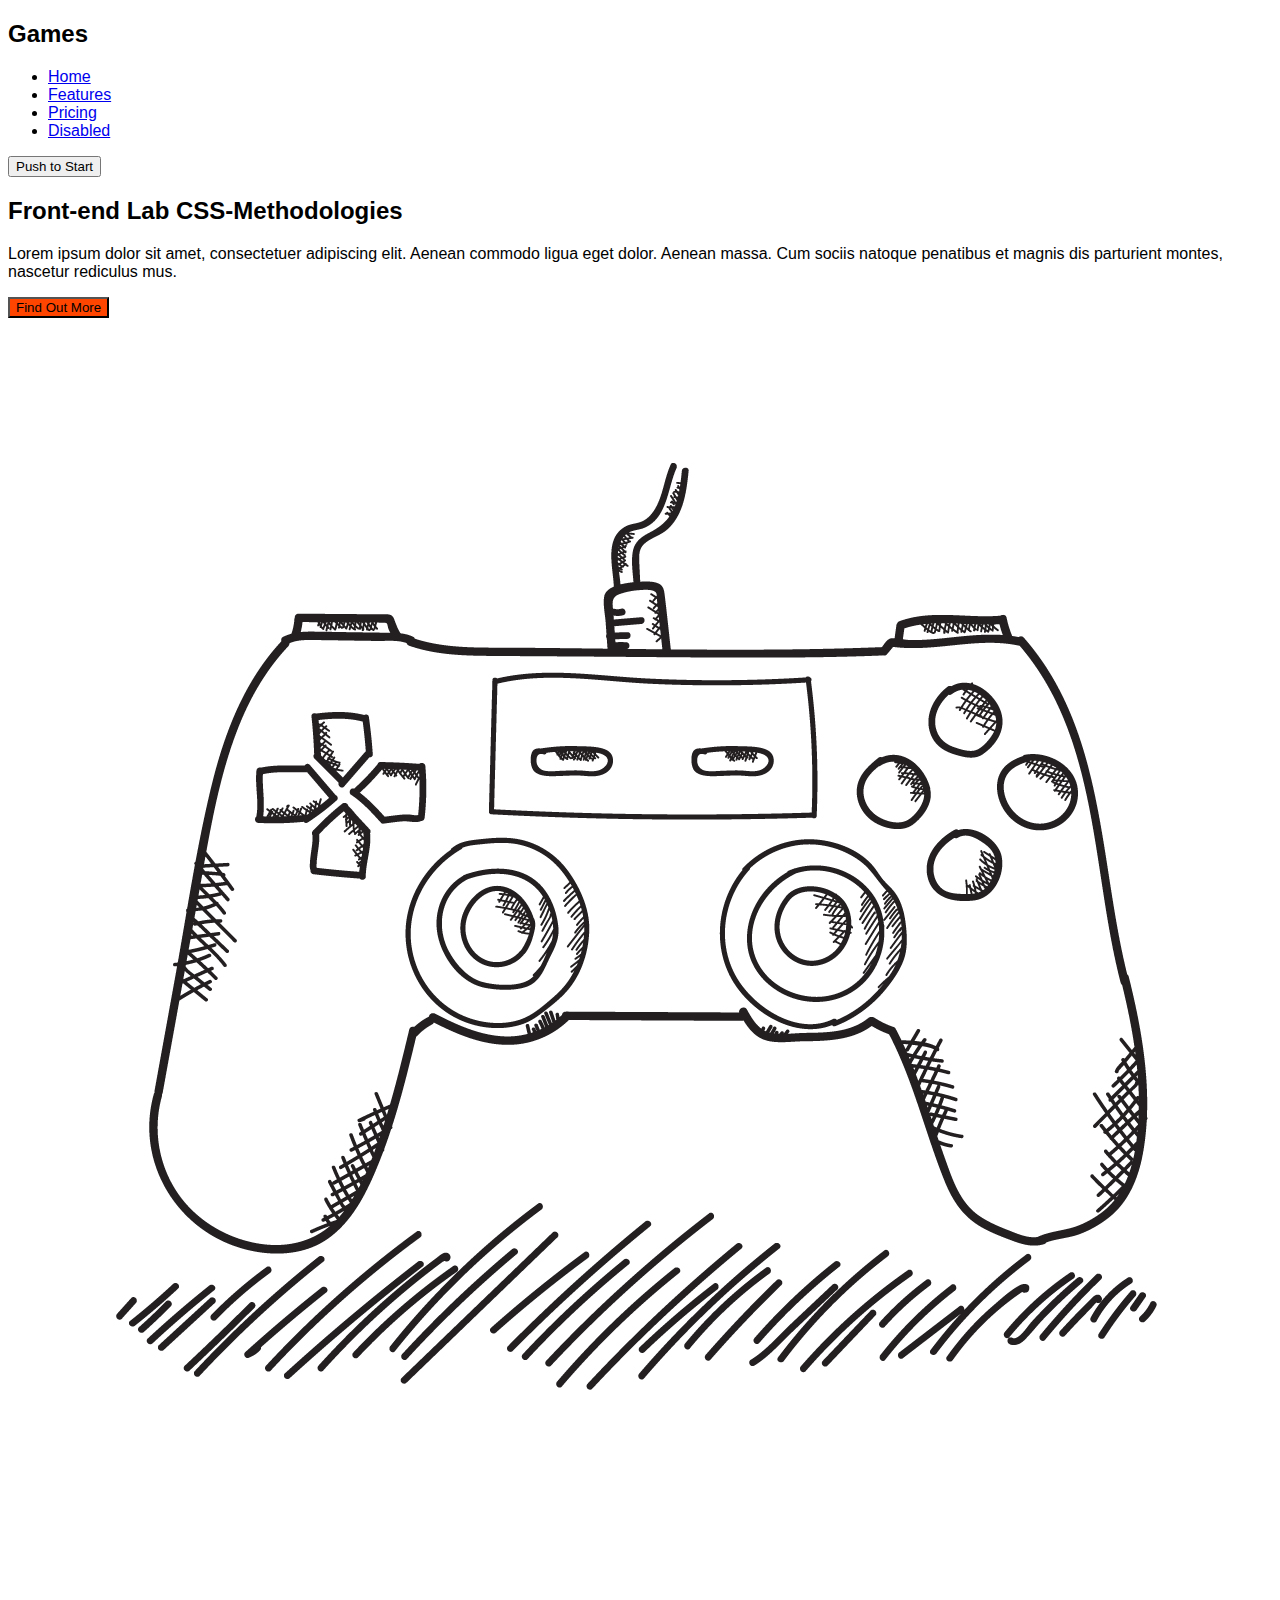
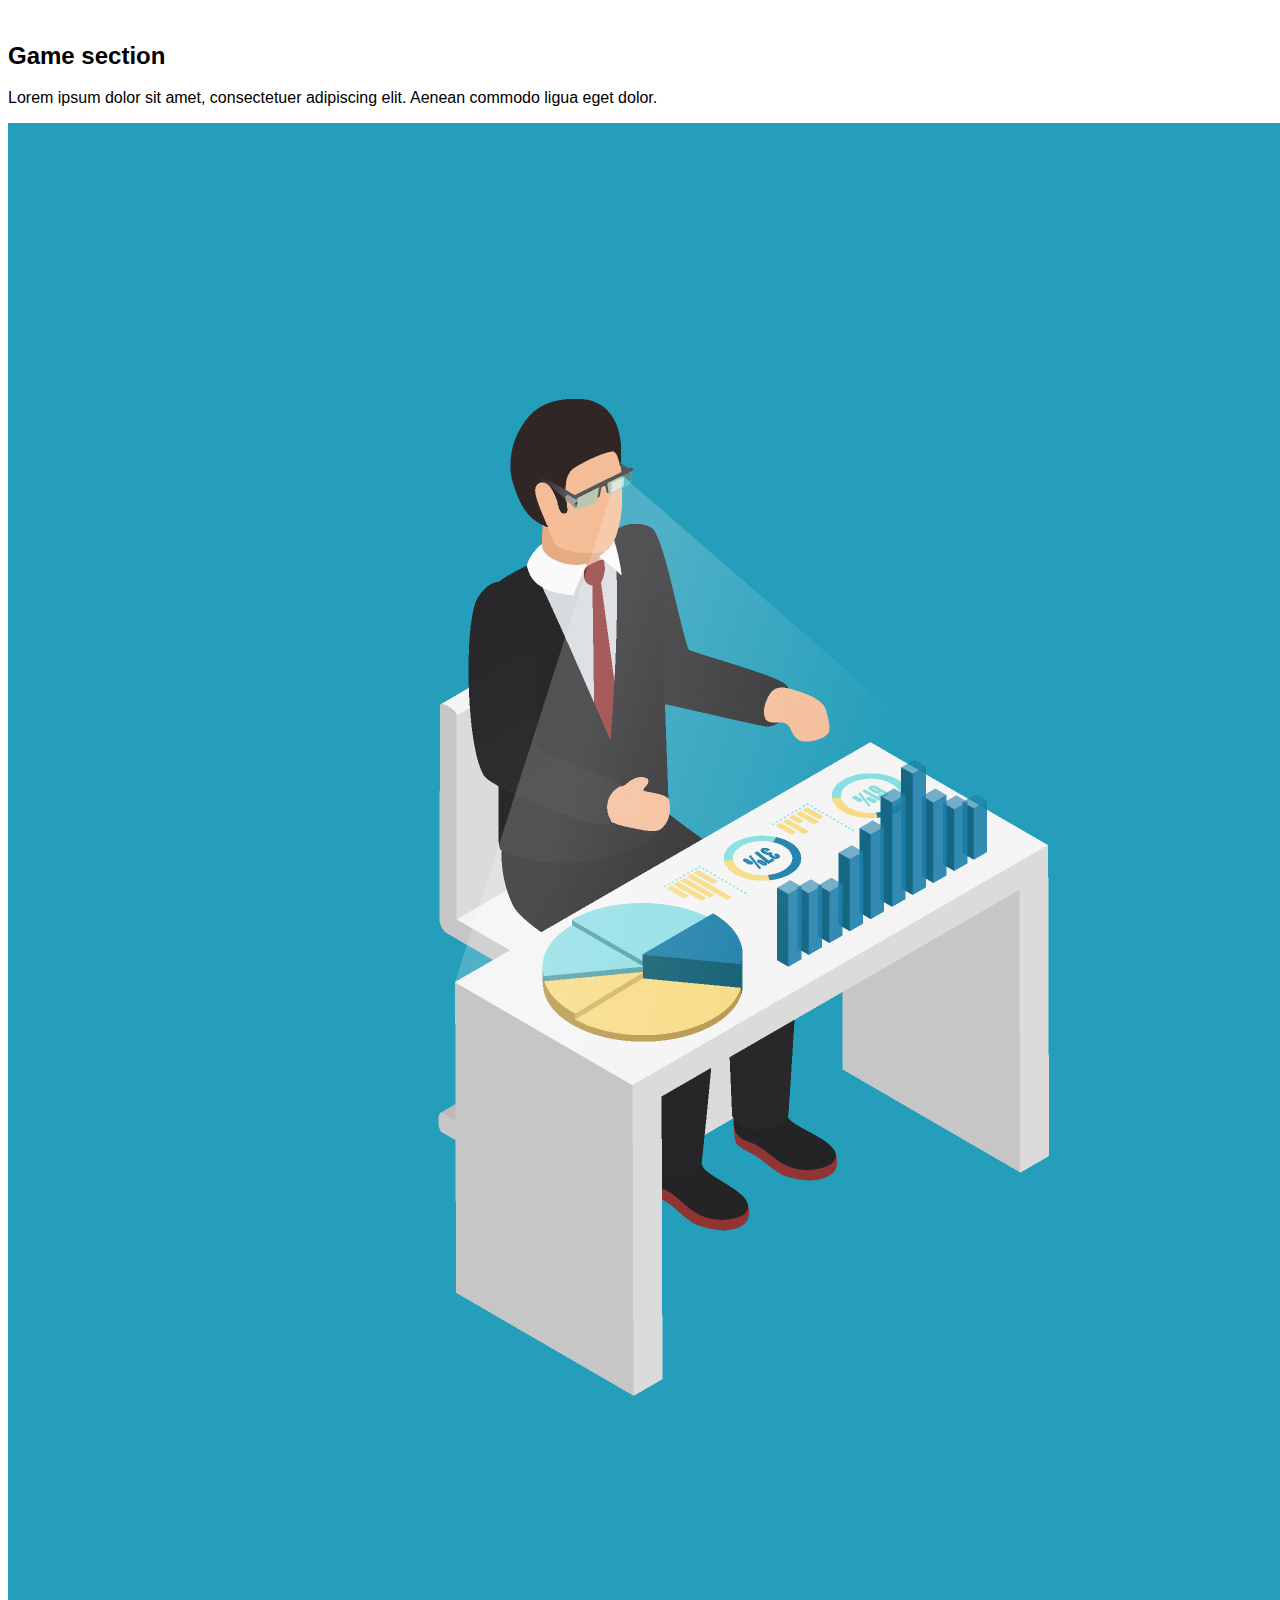
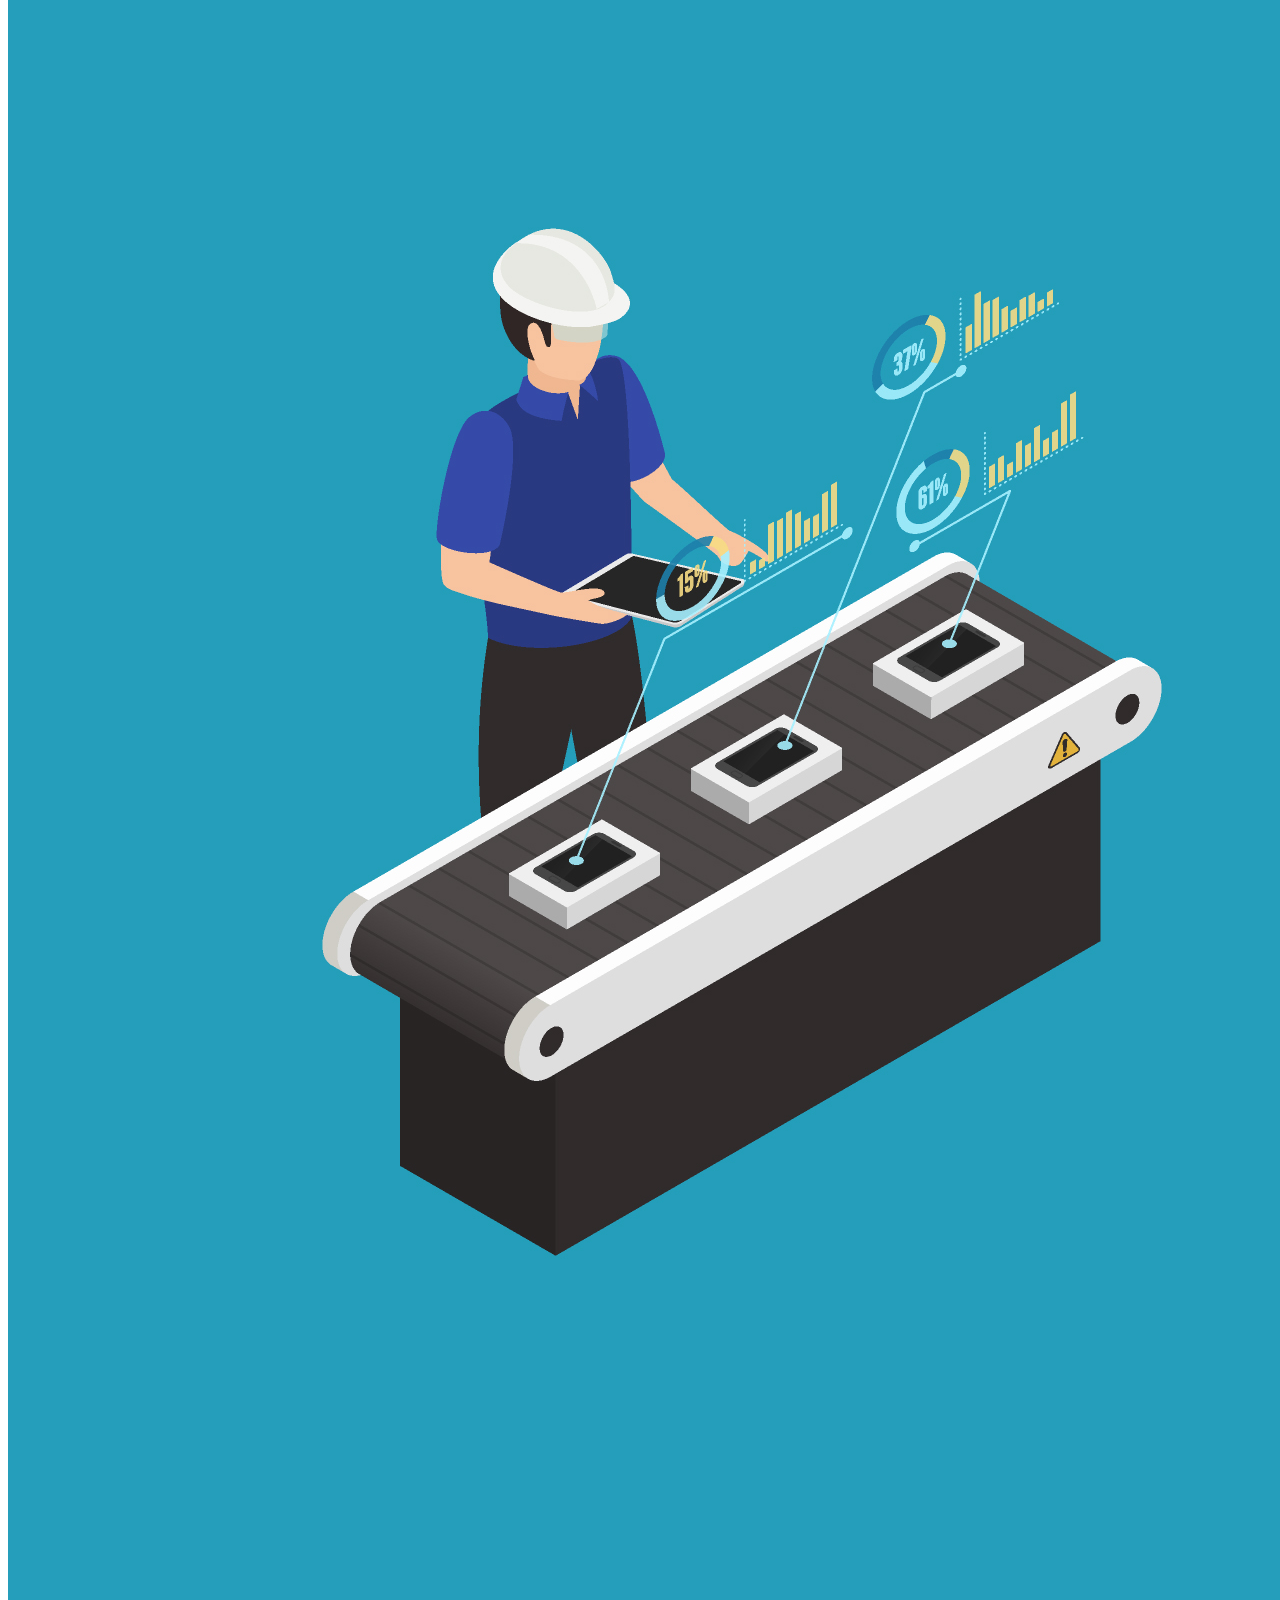
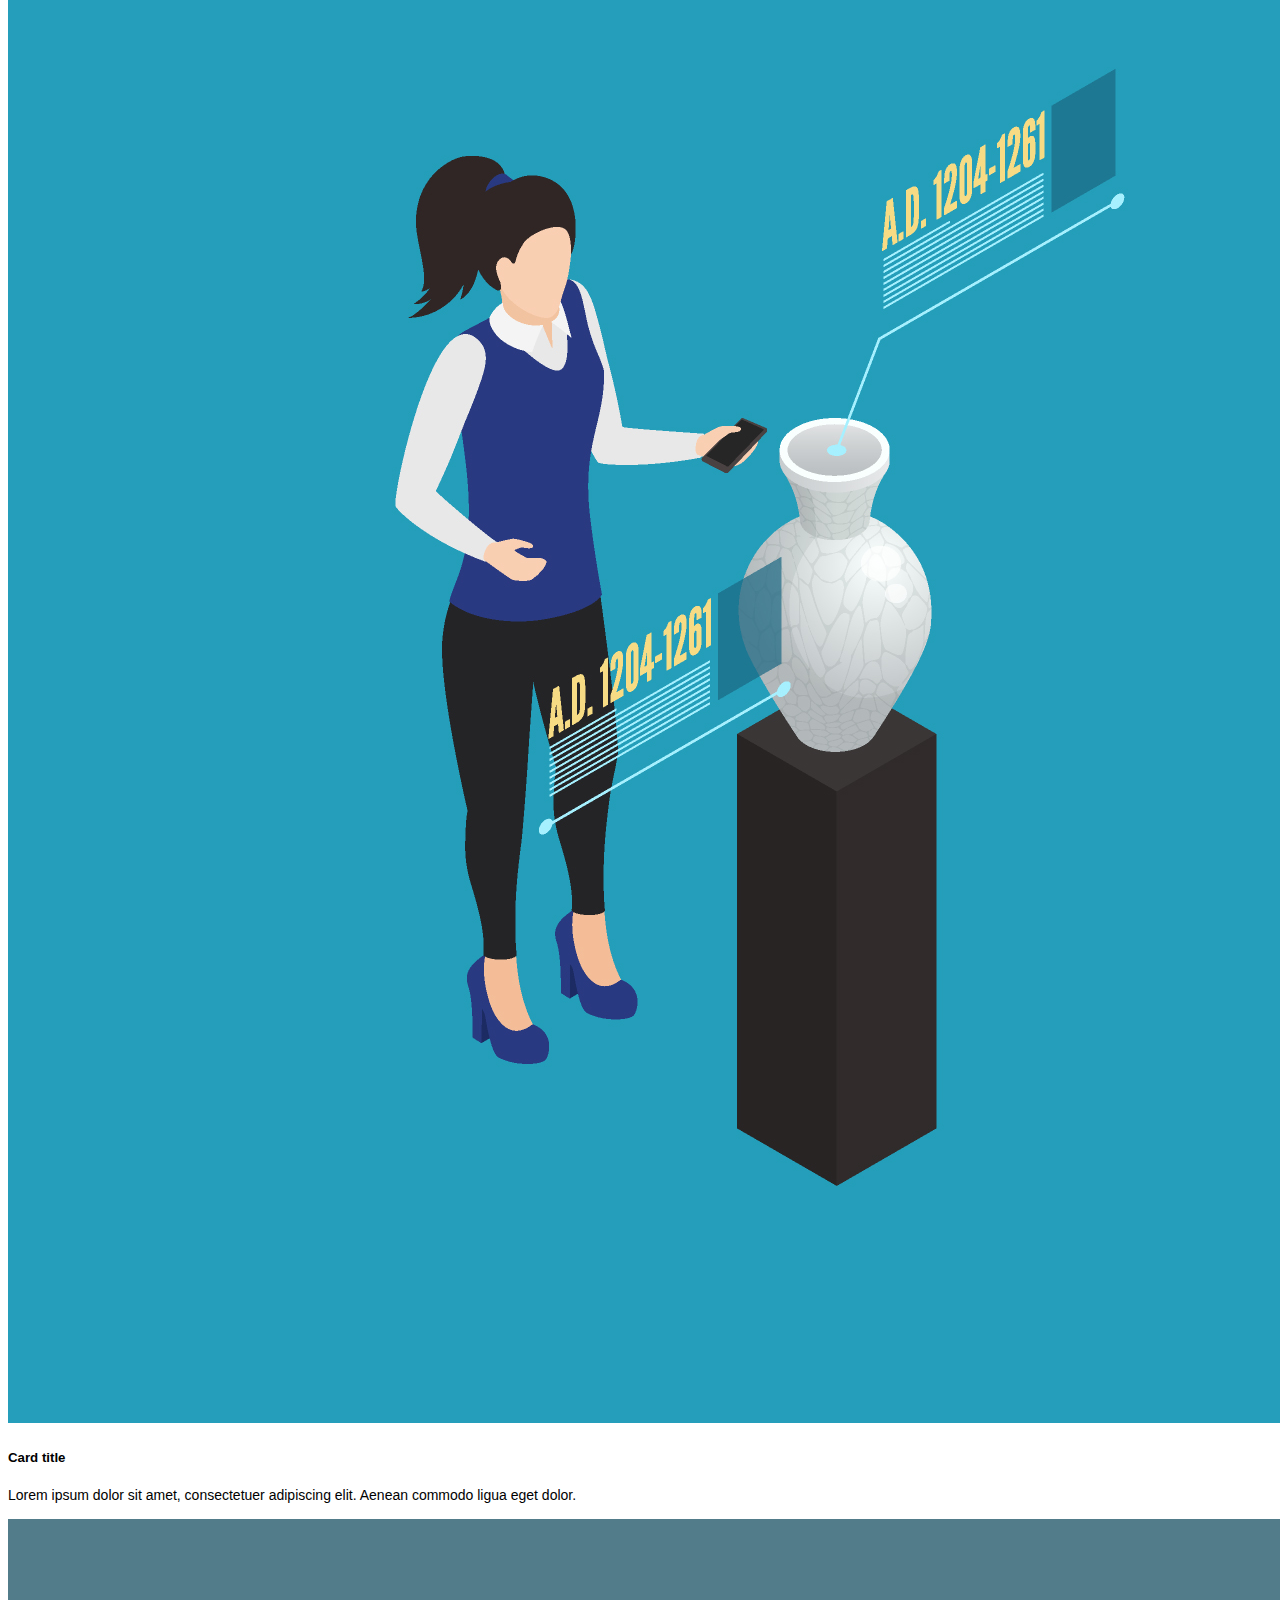
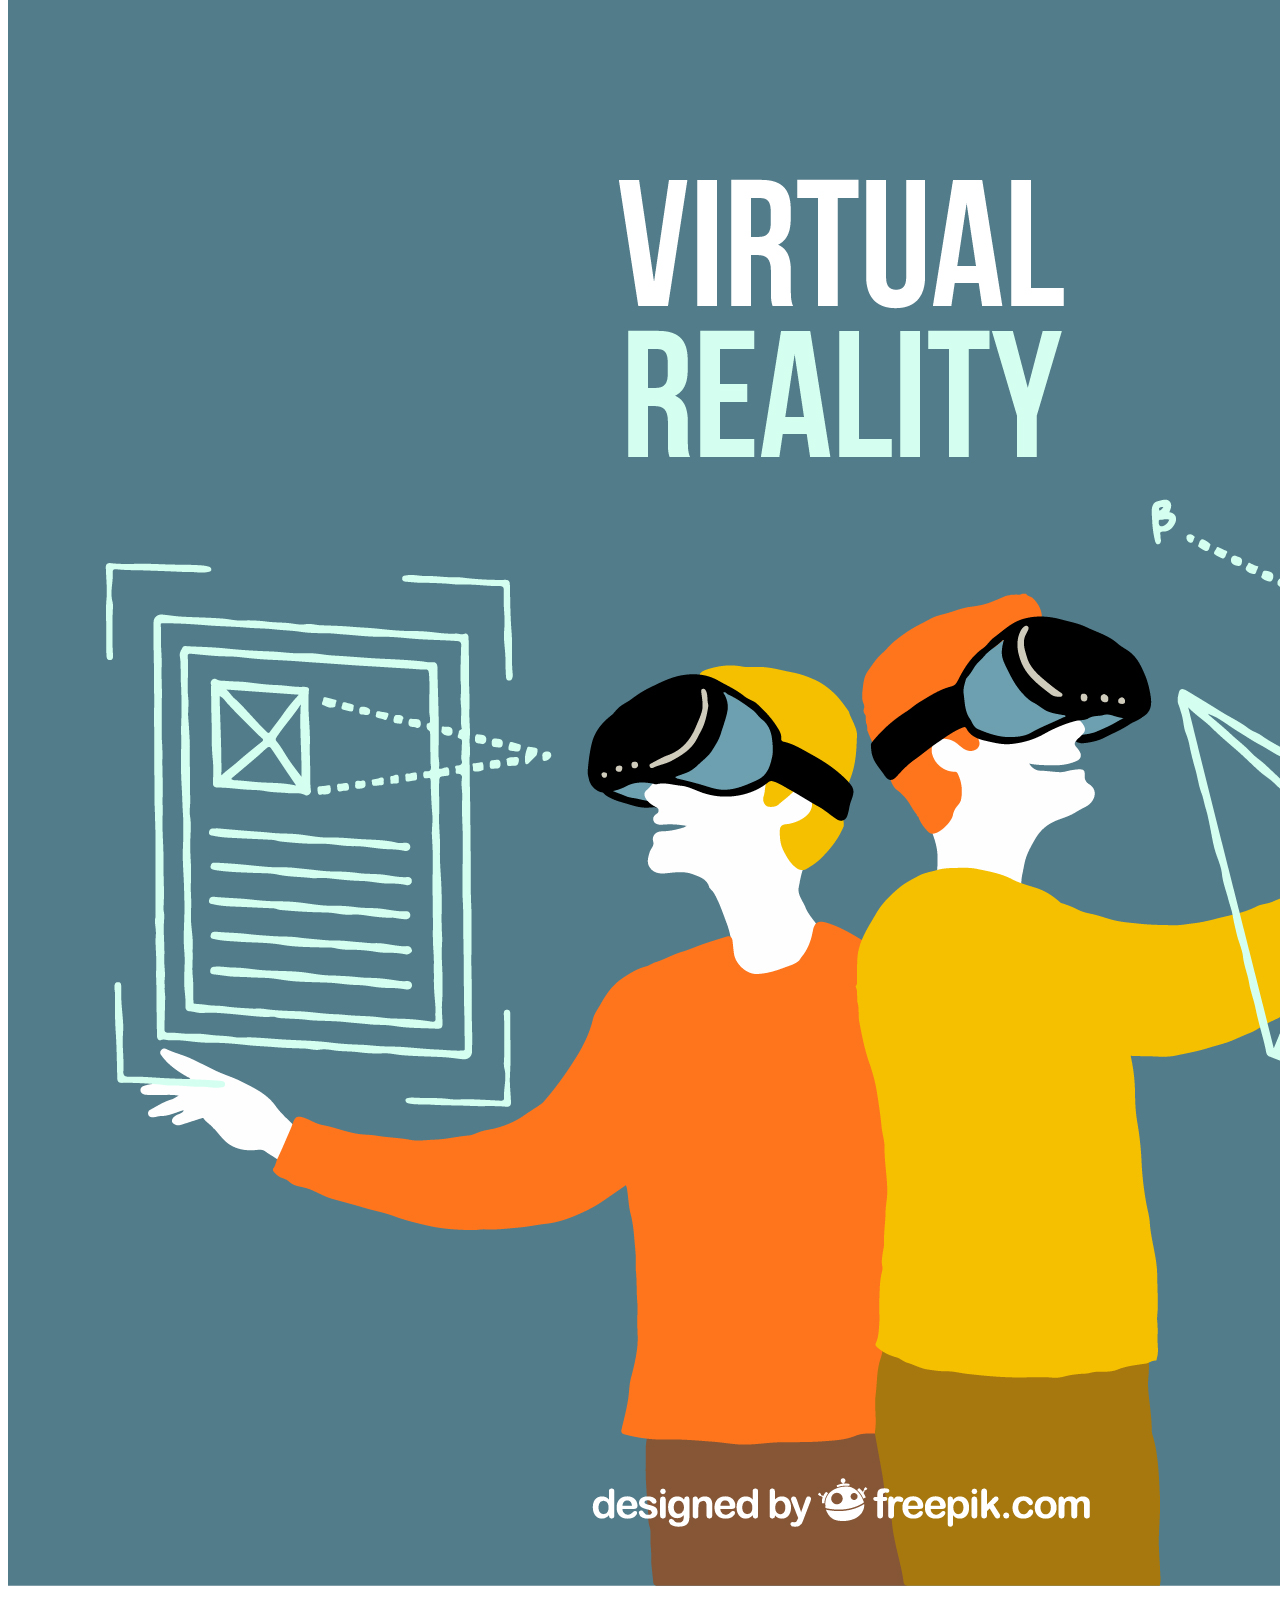
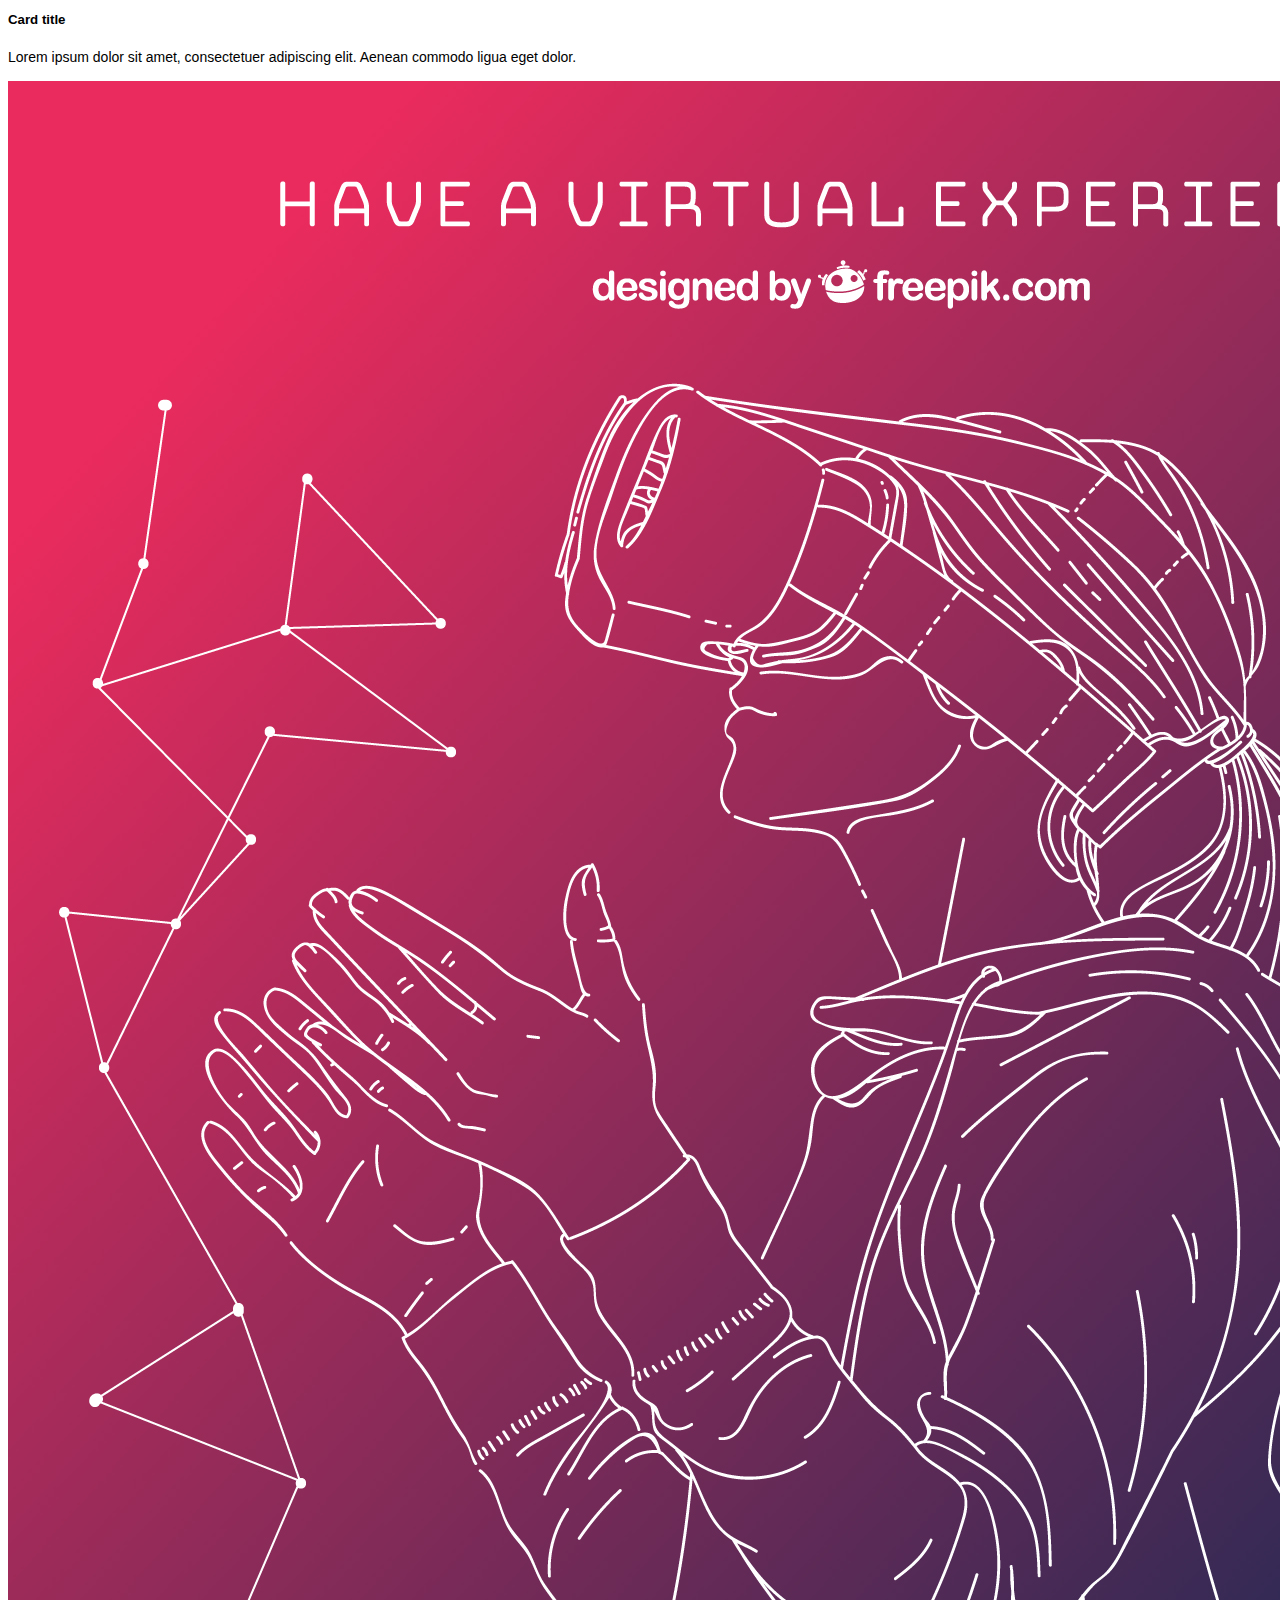
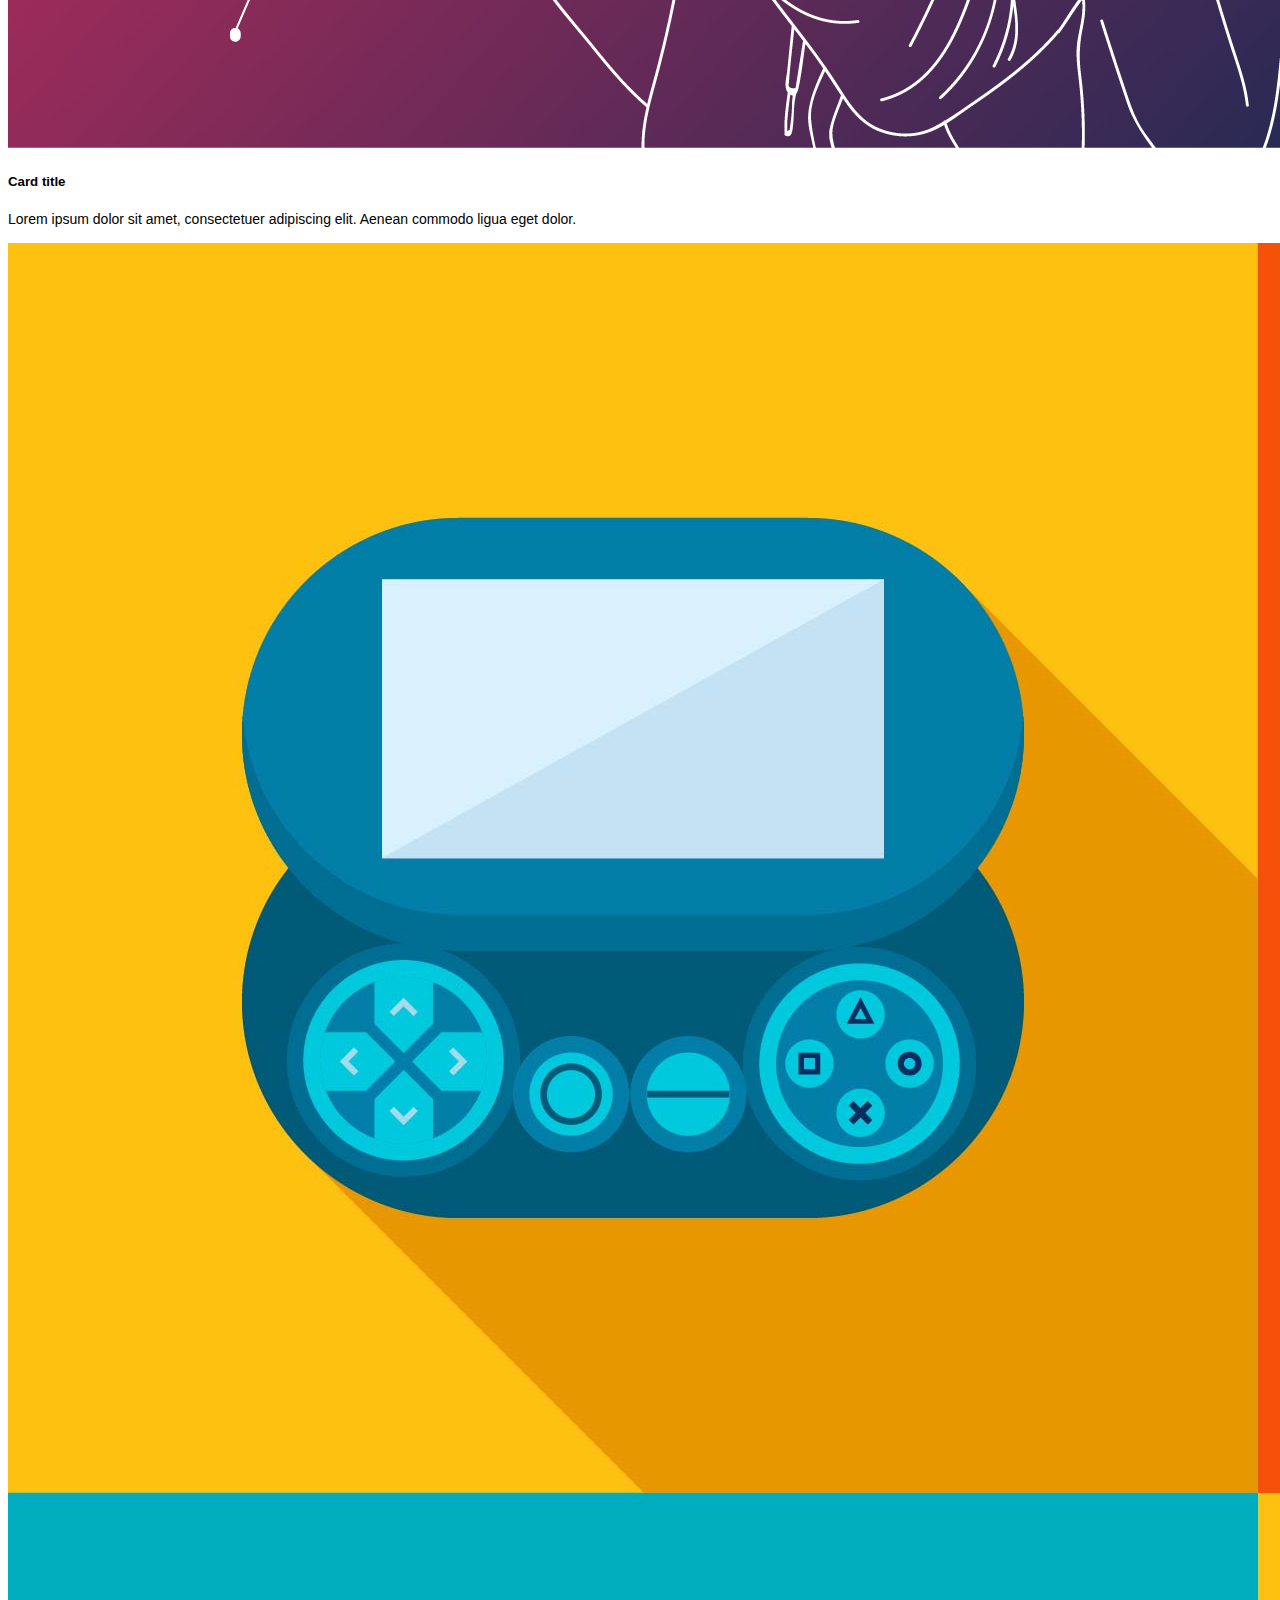
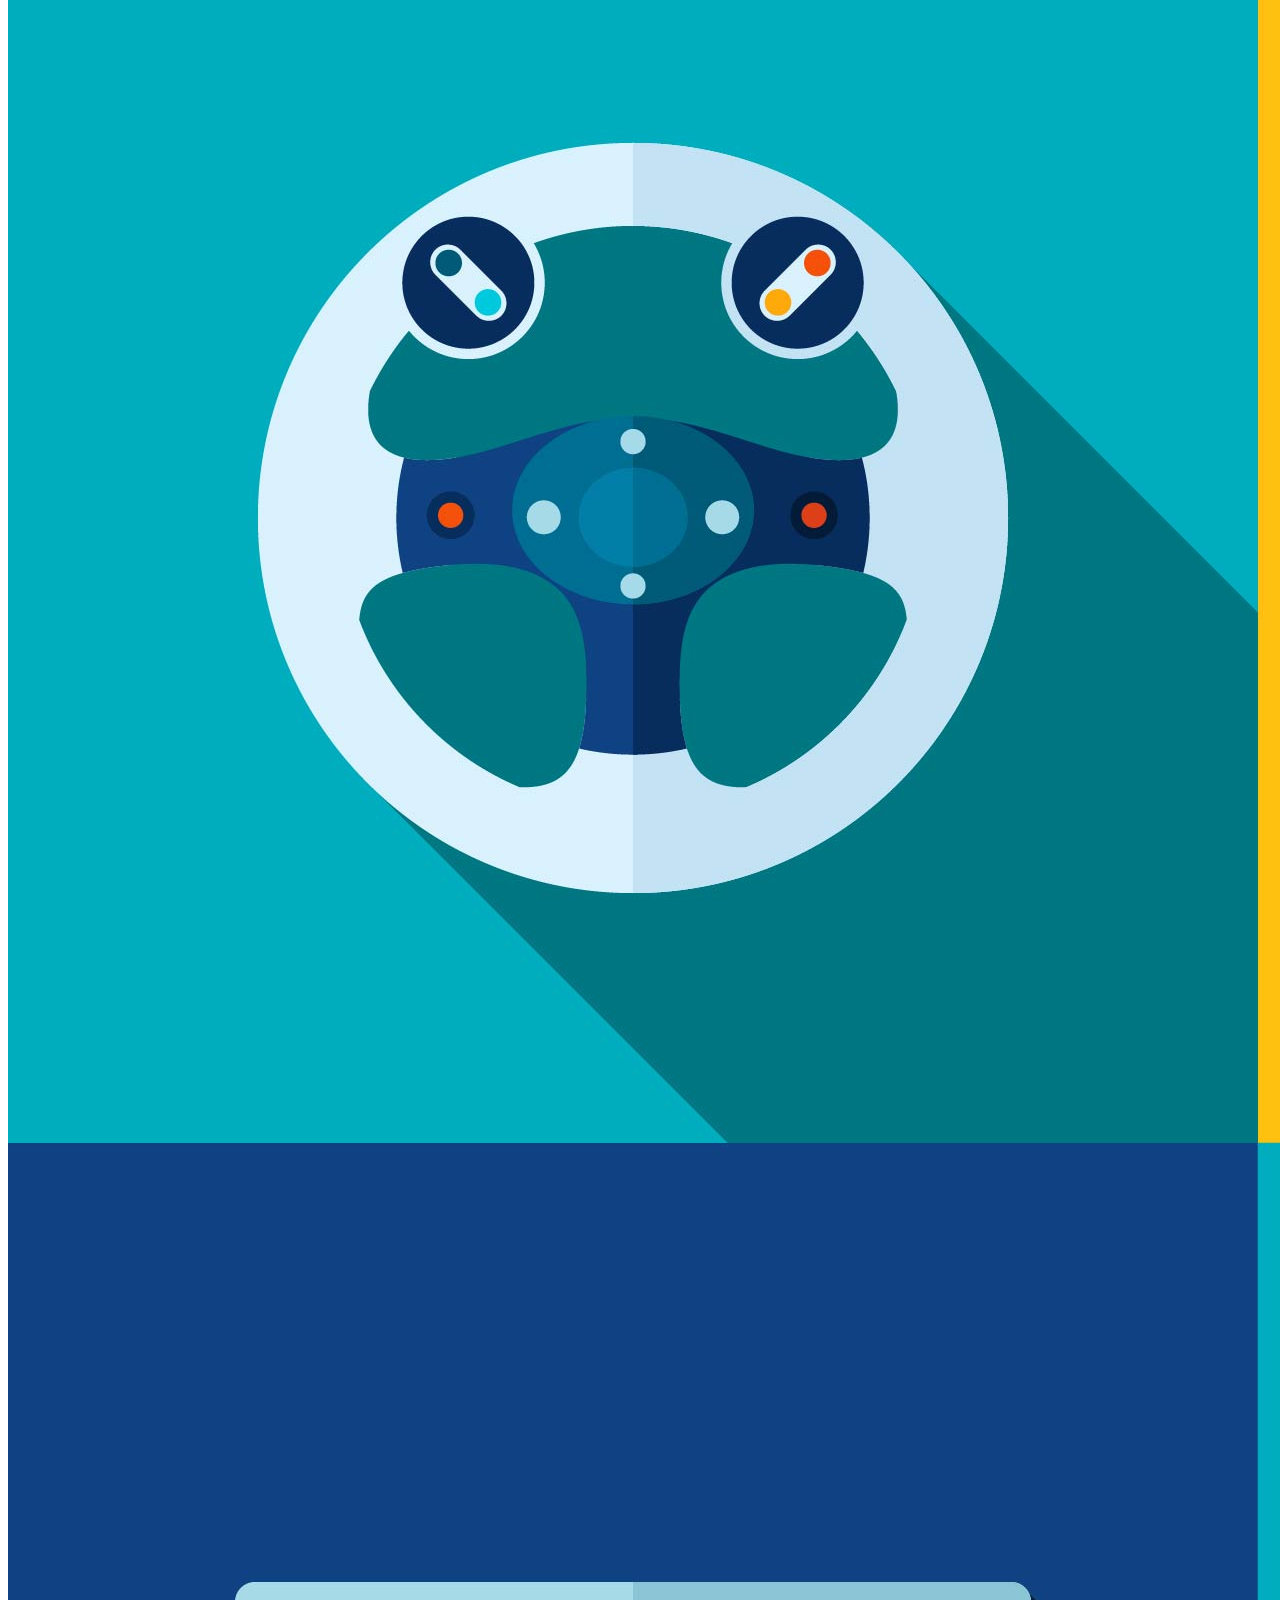
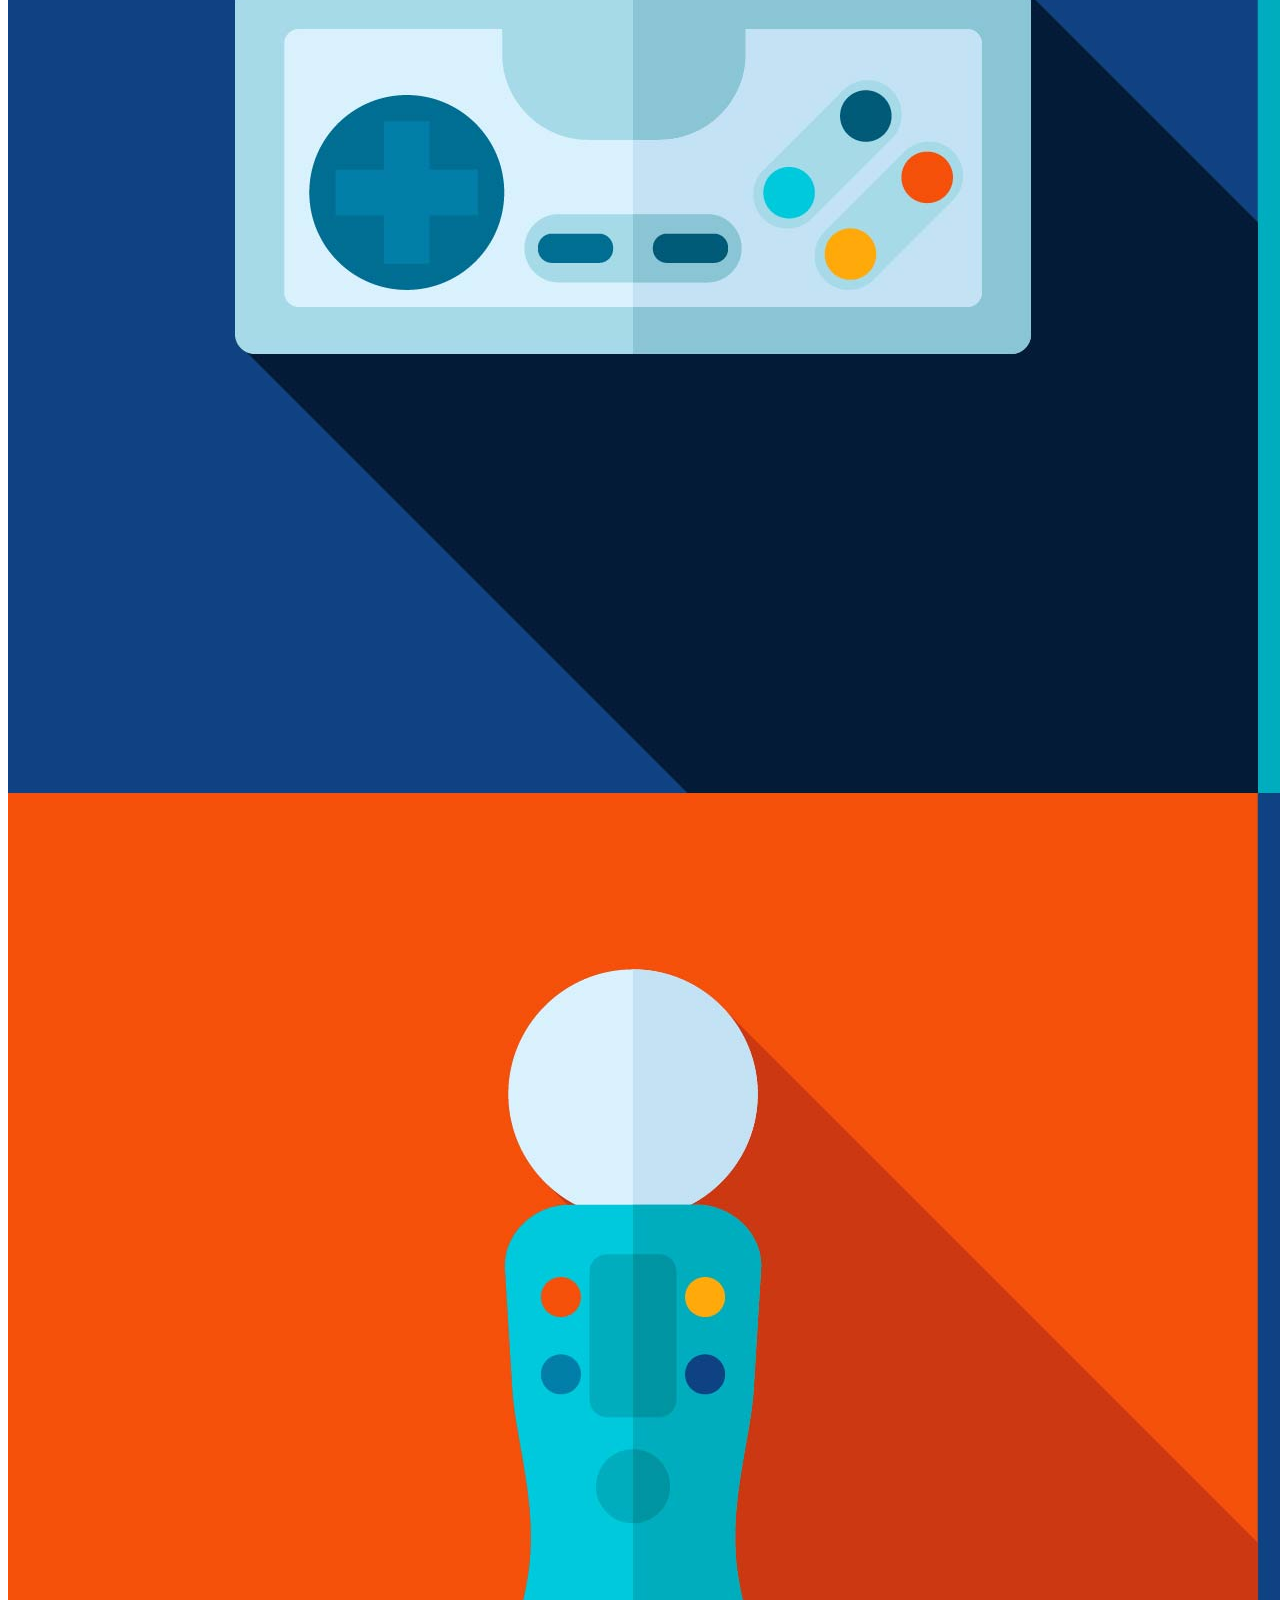
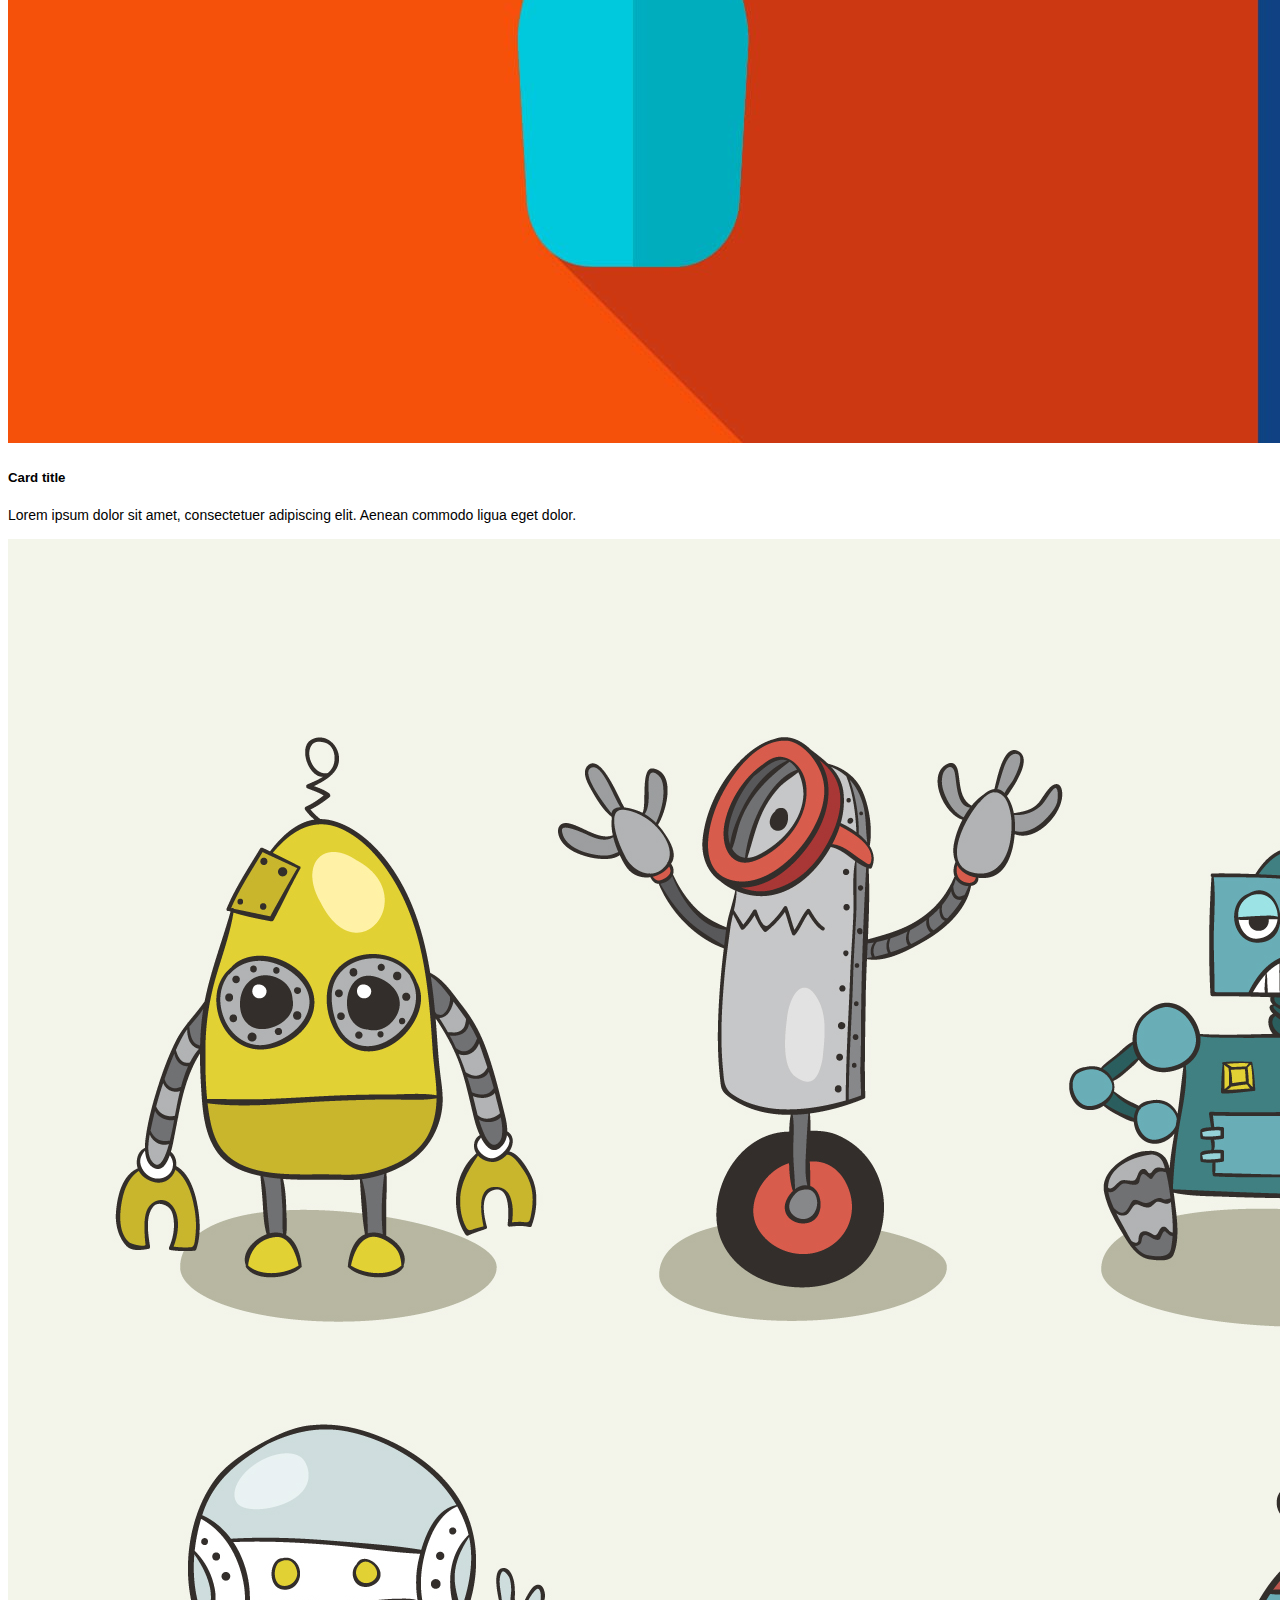
<file: bootstrap/index.html>
<!doctype html>
<html lang="en">
<head>
    <meta charset="UTF-8">
    <meta name="viewport"
          content="width=device-width, user-scalable=no, initial-scale=1.0, maximum-scale=1.0, minimum-scale=1.0">
    <meta http-equiv="X-UA-Compatible" content="ie=edge">
    <link rel="stylesheet" href="css/style.css">
    <link rel="stylesheet" href="https://cdn.jsdelivr.net/npm/bootstrap@4.6.0/dist/css/bootstrap.min.css"
          integrity="sha384-B0vP5xmATw1+K9KRQjQERJvTumQW0nPEzvF6L/Z6nronJ3oUOFUFpCjEUQouq2+l" crossorigin="anonymous">
    <title>Document</title>
</head>
<body>
<header>
    <div class="container">
        <nav class="d-flex justify-content-around pt-1">
            <h2 class="font-weight-bold">Games</h2>
            <ul class="nav justify-content-center">
                <li class="nav-item">
                    <a class="nav-link text-dark active" href="#">Home</a>
                </li>
                <li class="nav-item">
                    <a class="nav-link text-muted" href="#">Features</a>
                </li>
                <li class="nav-item">
                    <a class="nav-link text-muted" href="#">Pricing</a>
                </li>
                <li class="nav-item">
                    <a class="nav-link text-muted" href="#">Disabled</a>
                </li>
            </ul>
            <button class="btn btn-dark rounded-0">Push to Start</button>
        </nav>
        <section class="d-flex align-items-center">
            <div class="w-50">
                <h2>Front-end Lab CSS-Methodologies</h2>
                <p>Lorem ipsum dolor sit amet, consectetuer adipiscing elit. Aenean commodo ligua eget dolor. Aenean
                    massa. Cum sociis natoque penatibus et magnis dis parturient montes, nascetur rediculus mus.</p>
                <button class="btn btn-danger text-white bg-orange">Find Out More</button>
            </div>
            <div>
                <img class="img-fluid" src="assets/hero-5.jpg" alt="hero-5">
            </div>
        </section>
    </div>
</header>
<main>
    <section class="bg-dark">
        <div class="container">

            <h2 class="text-center text-white pt-5">Game section</h2>
            <p class="text-center text-white">Lorem ipsum dolor sit amet, consectetuer adipiscing elit. Aenean
                commodo ligua eget dolor.</p>

            <div class="row">
                <div class="col p-3">
                    <img class="img-fluid" src="assets/card/1.jpg" alt="1">
                    <h5 class="text-white text-center pt-2">Card title</h5>
                    <p class="text-white text-center font-size-14">Lorem ipsum dolor sit amet, consectetuer adipiscing
                        elit. Aenean
                        commodo ligua eget dolor.</p>
                    </p>
                </div>
                <div class="col p-3">
                    <img class="img-fluid" src="assets/card/2.jpg" alt="2">
                    <h5 class="text-white text-center pt-2">Card title</h5>
                    <p class="text-white text-center font-size-14">Lorem ipsum dolor sit amet, consectetuer adipiscing
                        elit. Aenean
                        commodo ligua eget dolor.</p>
                    </p>
                </div>
                <div class="col p-3 ">
                    <img class="img-fluid" src="assets/card/3.jpg" alt="3">
                    <h5 class="text-white text-center pt-2">Card title</h5>
                    <p class="text-white text-center font-size-14">Lorem ipsum dolor sit amet, consectetuer adipiscing
                        elit. Aenean
                        commodo ligua eget dolor.</p>
                    </p>
                </div>
            </div>

            <div class="row">
                <div class="col p-3">
                    <img class="img-fluid" src="assets/card/4.jpg" alt="4">
                    <h5 class="text-white text-center pt-2">Card title</h5>
                    <p class="text-white text-center font-size-14">Lorem ipsum dolor sit amet, consectetuer adipiscing
                        elit. Aenean
                        commodo ligua eget dolor.</p>
                    </p>
                </div>
                <div class="col p-3">
                    <img class="img-fluid" src="assets/card/5.jpg" alt="5">
                    <h5 class="text-white text-center pt-2">Card title</h5>
                    <p class="text-white text-center font-size-14">Lorem ipsum dolor sit amet, consectetuer adipiscing
                        elit. Aenean
                        commodo ligua eget dolor.</p>
                    </p>
                </div>
                <div class="col p-3 ">
                    <img class="img-fluid" src="assets/card/6.jpg" alt="6">
                    <h5 class="text-white text-center pt-2">Card title</h5>
                    <p class="text-white text-center font-size-14">Lorem ipsum dolor sit amet, consectetuer adipiscing
                        elit. Aenean
                        commodo ligua eget dolor.</p>
                    </p>
                </div>
            </div>
        </div>
    </section>

    <section class="container">
        <h2 class="text-center pt-5">Game section</h2>
        <p class="text-center">Lorem ipsum dolor sit amet, consectetuer adipiscing elit. Aenean
            commodo ligua eget dolor.</p>

        <div class="d-flex flex-wrap">
            <div class="w-50 p-3">
                <img class="img-fluid shadow-lg" src="assets/card/7.jpg" alt="7">
                <h5 class="text-center pt-2">Card title</h5>
                <p class="text-center font-size-14">Lorem ipsum dolor sit amet, consectetuer adipiscing
                    elit. Aenean
                    commodo ligua eget dolor.</p>
                </p>
            </div>
            <div class="w-50 p-3">
                <img class="img-fluid shadow-lg" src="assets/card/8.jpg" alt="7">
                <h5 class="text-center pt-2">Card title</h5>
                <p class="text-center font-size-14">Lorem ipsum dolor sit amet, consectetuer adipiscing
                    elit. Aenean
                    commodo ligua eget dolor.</p>
                </p>
            </div>
            <div class="w-50 p-3">
                <img class="img-fluid shadow-lg" src="assets/card/9.jpg" alt="7">
                <h5 class="text-center pt-2">Card title</h5>
                <p class="text-center font-size-14">Lorem ipsum dolor sit amet, consectetuer adipiscing
                    elit. Aenean
                    commodo ligua eget dolor.</p>
                </p>
            </div>
            <div class="w-50 p-3">
                <img class="img-fluid shadow-lg" src="assets/card/10.jpg" alt="7">
                <h5 class="text-center pt-2">Card title</h5>
                <p class="text-center font-size-14">Lorem ipsum dolor sit amet, consectetuer adipiscing
                    elit. Aenean
                    commodo ligua eget dolor.</p>
                </p>
            </div>
            <div class="w-50 p-3">
                <img class="img-fluid shadow-lg" src="assets/card/11.jpg" alt="7">
                <h5 class="text-center pt-2">Card title</h5>
                <p class="text-center font-size-14">Lorem ipsum dolor sit amet, consectetuer adipiscing
                    elit. Aenean
                    commodo ligua eget dolor.</p>
                </p>
            </div>
            <div class="w-50 p-3">
                <img class="img-fluid shadow-lg" src="assets/card/12.jpg" alt="7">
                <h5 class="text-center pt-2">Card title</h5>
                <p class="text-center font-size-14">Lorem ipsum dolor sit amet, consectetuer adipiscing
                    elit. Aenean
                    commodo ligua eget dolor.</p>
                </p>
            </div>
        </div>

    </section>
</main>
<footer class="bg-dark">
    <div class="container">
        <div class="d-flex flex-wrap align-items-center pt-5 mt-5">
            <div class="w-50">
                <h2 class="text-white font-size-18">Subscribe</h2>
                <p class="text-white font-size-14">Lorem ipsum dolor sit amet, consectetuer adipiscing
                    elit. Aenean
                    commodo ligua eget dolor.</p>
            </div>
            <div class="w-50">
                <input class="w-100 input-group mb-1" placeholder="Email Address">
                <button class="w-100 btn btn-danger bg-orange">Subscribe</button>
            </div>
        </div>
        <p class="text-center text-white mt-5 pb-3">&copy;2021 Front-end Lab</p>
    </div>
</footer>


</body>
</html>
</file>
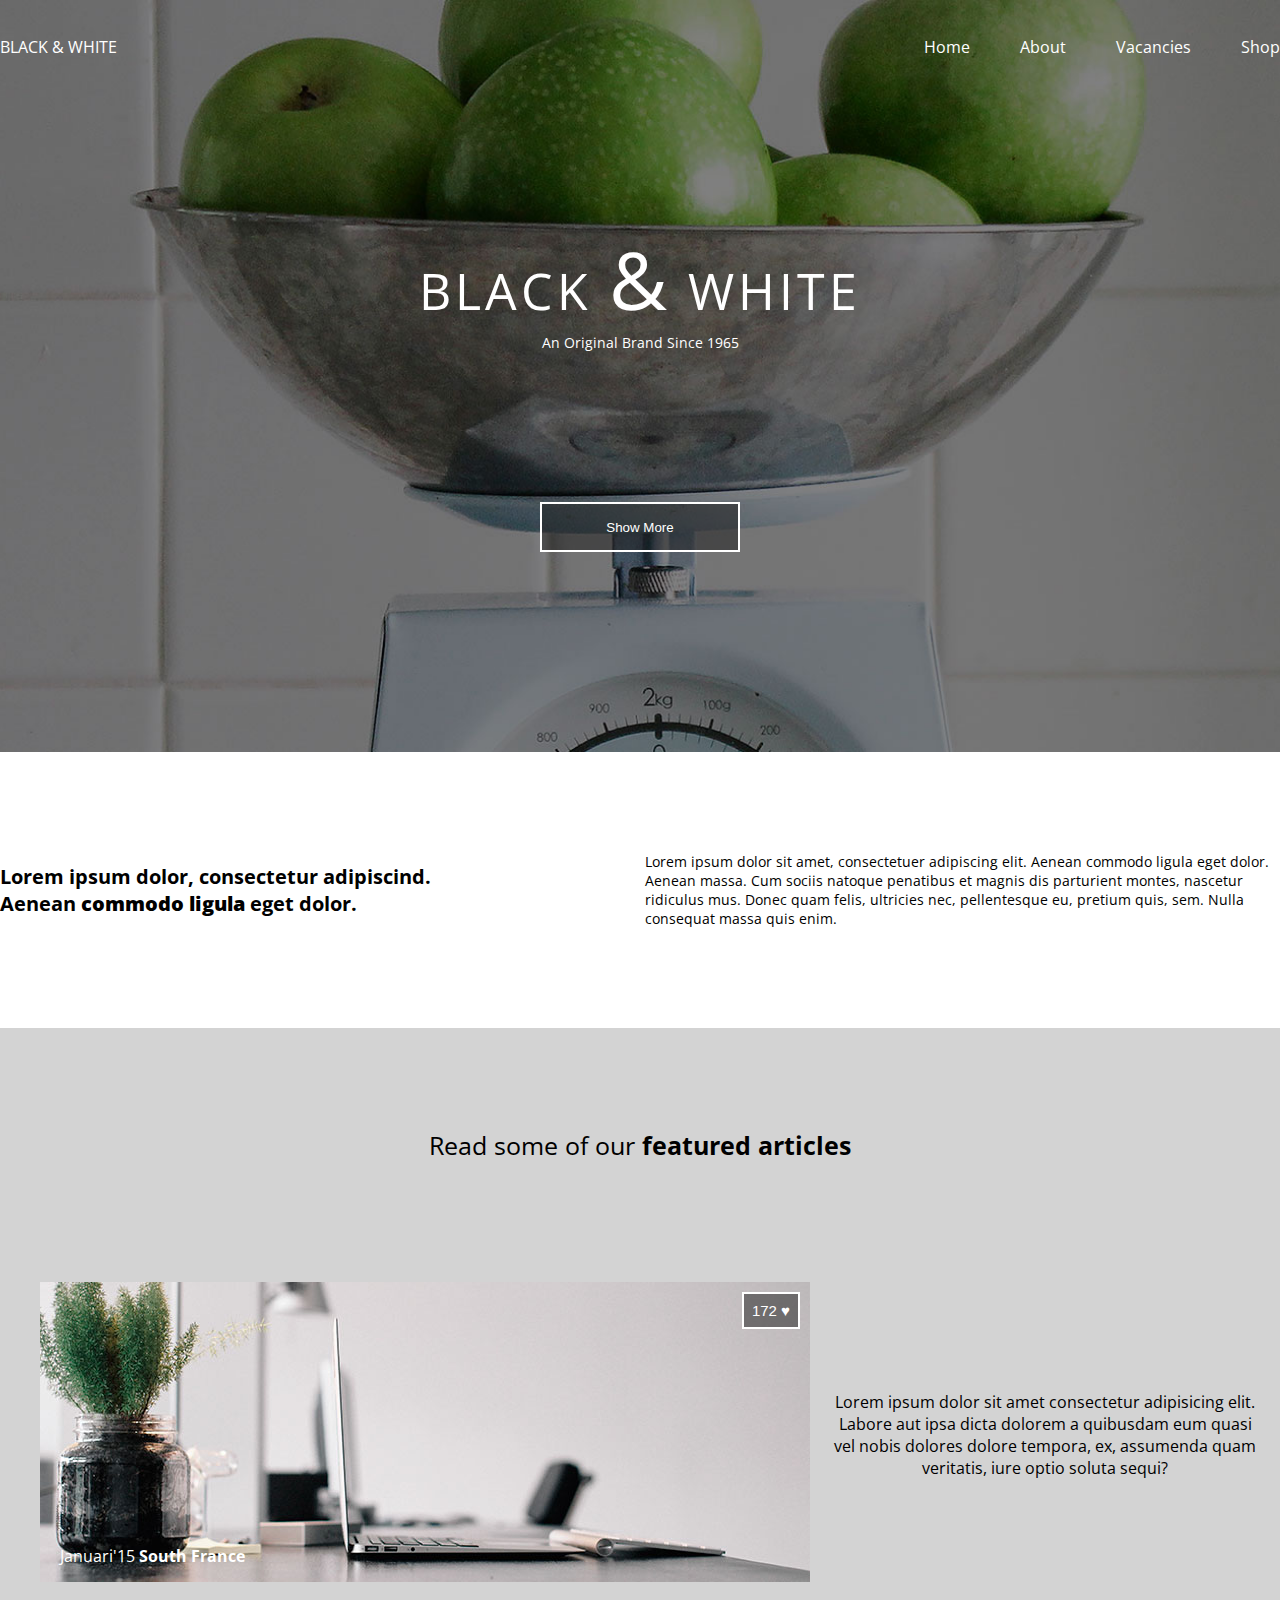
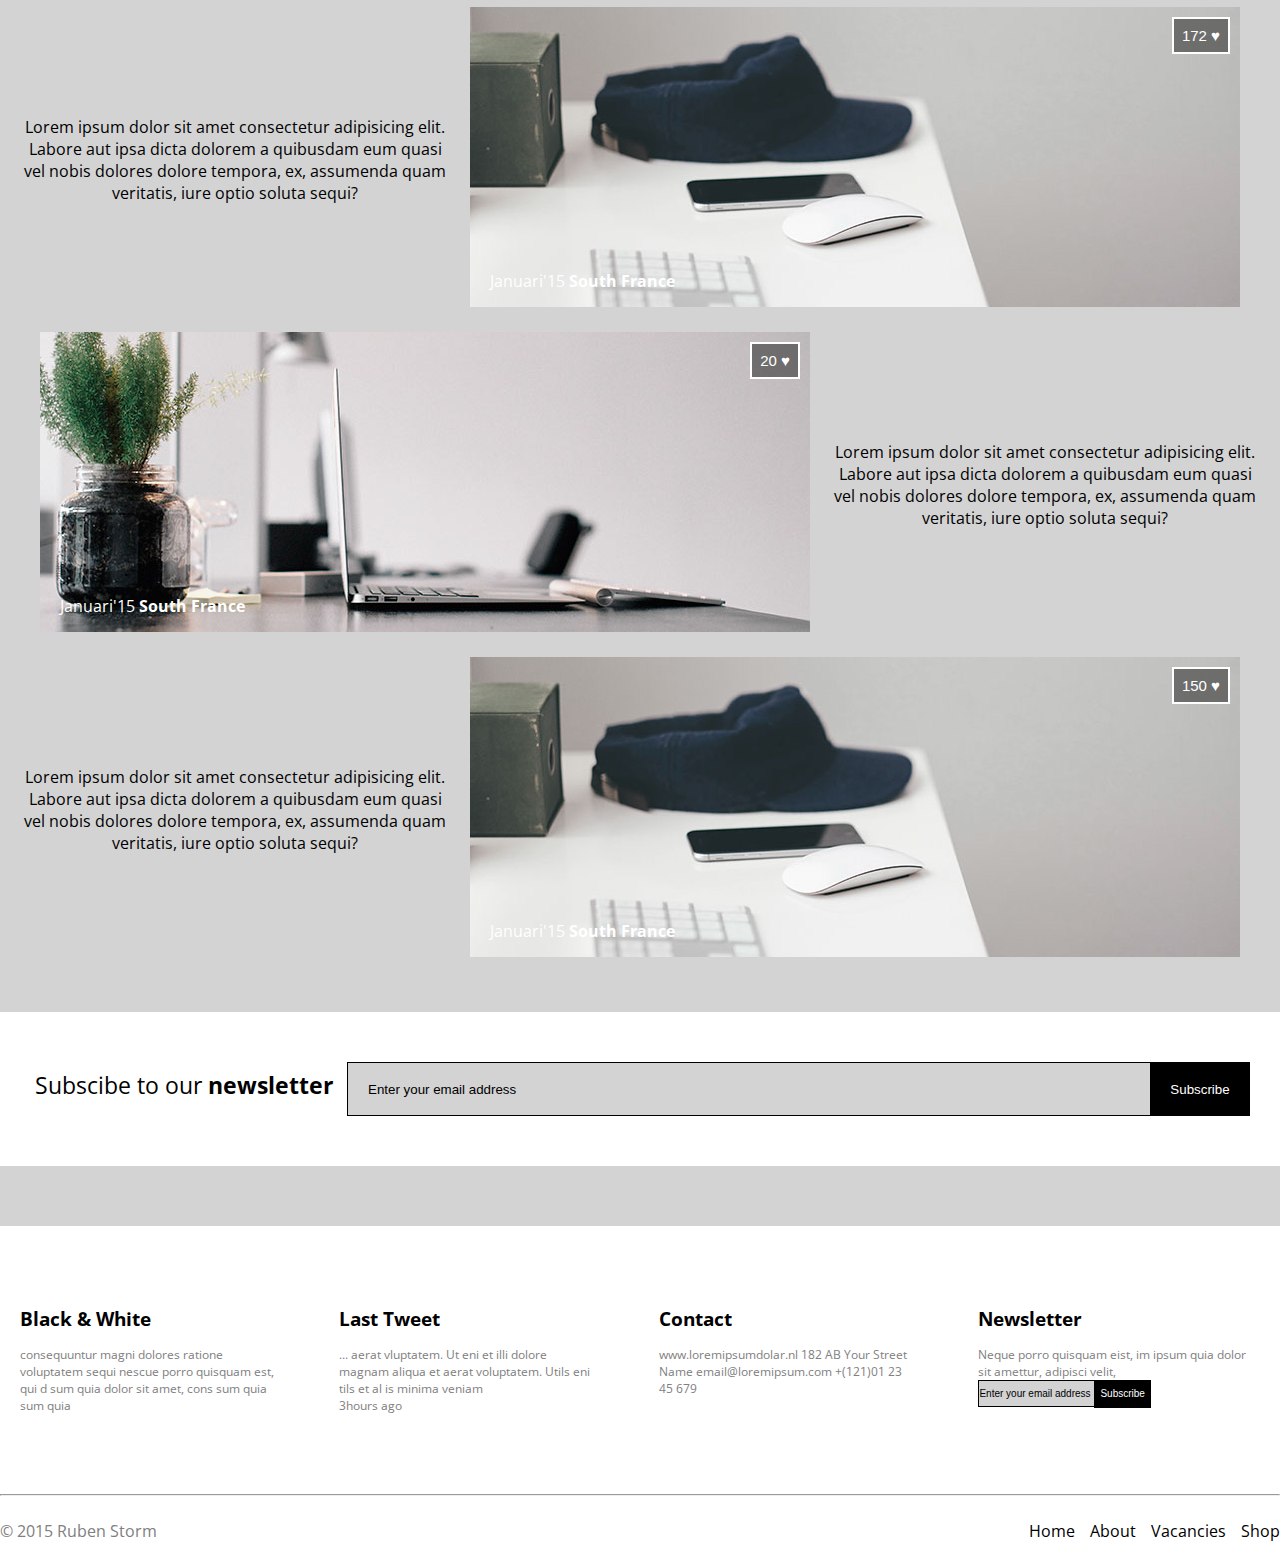
<file: Layout/proj/index.html>
<!DOCTYPE html>
<html lang="zxx">
<head>
    <meta charset="UTF-8">
    <meta name="viewport" content="width=device-width, initial-scale=1.0">
    <meta http-equiv="X-UA-Compatible" content="ie=edge">
    <title>CSS Layouts</title>
    <link href="https://fonts.googleapis.com/css?family=Open+Sans" rel="stylesheet">
    <link rel="stylesheet" type="text/css" href="css/style.css">


</head>
<body>
<header class="header">
    <div class="container">
        <nav class="header-nav">
            <a class="header-logo" href="#">Black & White</a>
            <ul class="header-menu">
                <li>
                    <a href="#">Home</a>
                </li>
                <li>
                    <a href="#">About</a>
                </li>
                <li>
                    <a href="#">Vacancies</a>
                </li>
                <li>
                    <a href="#">Shop</a>
                </li>
            </ul>
        </nav>
        <div class="header-main">
            <h2 class="header-main-header">Black <span>&</span> white</h2>
            <h4 class="header-main-sub-text">An Original Brand Since 1965</h4>
            <button class="header-main-btn">Show More</button>
        </div>
    </div>
</header>
<main>
    <div class="container">
        <section class="main-text">
            <h2 class="main-text-first">
                Lorem ipsum dolor, consectetur adipiscind.
                Aenean <strong>commodo ligula</strong> eget dolor.
            </h2>
            <p class="main-text-second">
                Lorem ipsum dolor sit amet, consectetuer adipiscing elit. Aenean commodo ligula eget
                dolor. Aenean massa. Cum sociis natoque penatibus et magnis dis parturient montes,
                nascetur ridiculus mus. Donec quam felis, ultricies nec, pellentesque eu, pretium quis,
                sem. Nulla consequat massa quis enim.
            </p>
        </section>
    </div>

    <section class="main-picture">
        <div class="container">
            <!--            !!!-->
            <h3 class="main-picture-header">Read some of our <strong>featured articles</strong></h3>
            <div class="main-picture-block">
                <div class="main-picture-block-img">
                    <img src="img/sample.jpg" alt="notebook">
                    <button class="main-picture-block-btn">172 &#9829;</button>
                    <p class="main-picture-block-img-title">Januari'15 <strong>South France</strong></p>
                </div>

                <p>Lorem ipsum dolor sit amet consectetur adipisicing elit. Labore
                    aut ipsa dicta dolorem a quibusdam eum quasi vel nobis
                    dolores dolore tempora, ex, assumenda quam veritatis, iure
                    optio soluta sequi?</p>
            </div>
            <div class="main-picture-block">
                <p>Lorem ipsum dolor sit amet consectetur adipisicing elit. Labore
                    aut ipsa dicta dolorem a quibusdam eum quasi vel nobis
                    dolores dolore tempora, ex, assumenda quam veritatis, iure
                    optio soluta sequi?</p>
                <div class="main-picture-block-img">
                    <img src="img/sample1.jpg" alt="notebook">
                    <button class="main-picture-block-btn">172 &#9829;</button>
                    <p class="main-picture-block-img-title">Januari'15 <strong>South France</strong></p>
                </div>
            </div>
            <div class="main-picture-block">
                <div class="main-picture-block-img">
                    <img src="img/sample.jpg" alt="notebook">
                    <button class="main-picture-block-btn">20 &#9829;</button>
                    <p class="main-picture-block-img-title">Januari'15 <strong>South France</strong></p>
                </div>
                <p>Lorem ipsum dolor sit amet consectetur adipisicing elit. Labore
                    aut ipsa dicta dolorem a quibusdam eum quasi vel nobis
                    dolores dolore tempora, ex, assumenda quam veritatis, iure
                    optio soluta sequi?</p>
            </div>
            <div class="main-picture-block">
                <p>Lorem ipsum dolor sit amet consectetur adipisicing elit. Labore
                    aut ipsa dicta dolorem a quibusdam eum quasi vel nobis
                    dolores dolore tempora, ex, assumenda quam veritatis, iure
                    optio soluta sequi?</p>
                <div class="main-picture-block-img">
                    <img src="img/sample1.jpg" alt="notebook">
                    <button class="main-picture-block-btn">150 &#9829;</button>
                    <p class="main-picture-block-img-title">Januari'15 <strong>South France</strong></p>
                </div>
            </div>
            <div class="main-form">
                <form>
                    <label class="main-form-label" for="email">Subscibe to our <strong>newsletter</strong></label>
                    <input class="main-form-input" type="email" name="mail" id="email"
                           placeholder="Enter your email address">
                    <button class="main-form-btn">Subscribe</button>
                </form>
            </div>
        </div>
    </section>
</main>
<footer>
    <div class="container">
        <section class="footer-main-block">
            <div class="footer-main-block-item">
                <h3 class="footer-main-block-item-header">Black & White</h3>
                <p class="footer-main-block-item-text">consequuntur magni dolores ratione
                    voluptatem sequi nescue porro quisquam est, qui d
                    sum quia dolor sit amet, cons sum quia sum quia
                </p>
            </div>
            <div class="footer-main-block-item">
                <h3 class="footer-main-block-item-header">Last Tweet</h3>
                <p class="footer-main-block-item-text">... aerat vluptatem. Ut eni et illi dolore magnam aliqua
                    et aerat voluptatem. Utils eni tils et al is minima veniam<br>
                    3hours ago
                </p>
            </div>
            <div class="footer-main-block-item">
                <h3 class="footer-main-block-item-header">Contact</h3>
                <p class="footer-main-block-item-text">
                    www.loremipsumdolar.nl
                    182 AB Your Street Name
                    email@loremipsum.com
                    +(121)01 23 45 679
                </p>
            </div>
            <div class="footer-main-block-item footer-main-block-item-extra">
                <h3 class="footer-main-block-item-header">Newsletter</h3>
                <p class="footer-main-block-item-text">
                    Neque porro quisquam eist, im ipsum quia dolor sit amettur, adipisci velit,
                </p>
                <input class="main-form-input footer-input" type="email" name="mail"
                       placeholder="Enter your email address">
                <button class="main-form-btn footer-btn">Subscribe</button>
            </div>

        </section>
        <hr>
        <nav class="footer-small">
            <a href="#">&copy; 2015 Ruben Storm</a>
            <ul class="footer-menu">
                <li>
                    <a href="#">Home</a>
                </li>
                <li>
                    <a href="#">About</a>
                </li>
                <li>
                    <a href="#">Vacancies</a>
                </li>
                <li>
                    <a href="#">Shop</a>
                </li>
            </ul>
        </nav>
    </div>
</footer>


</body>
</html>
</file>
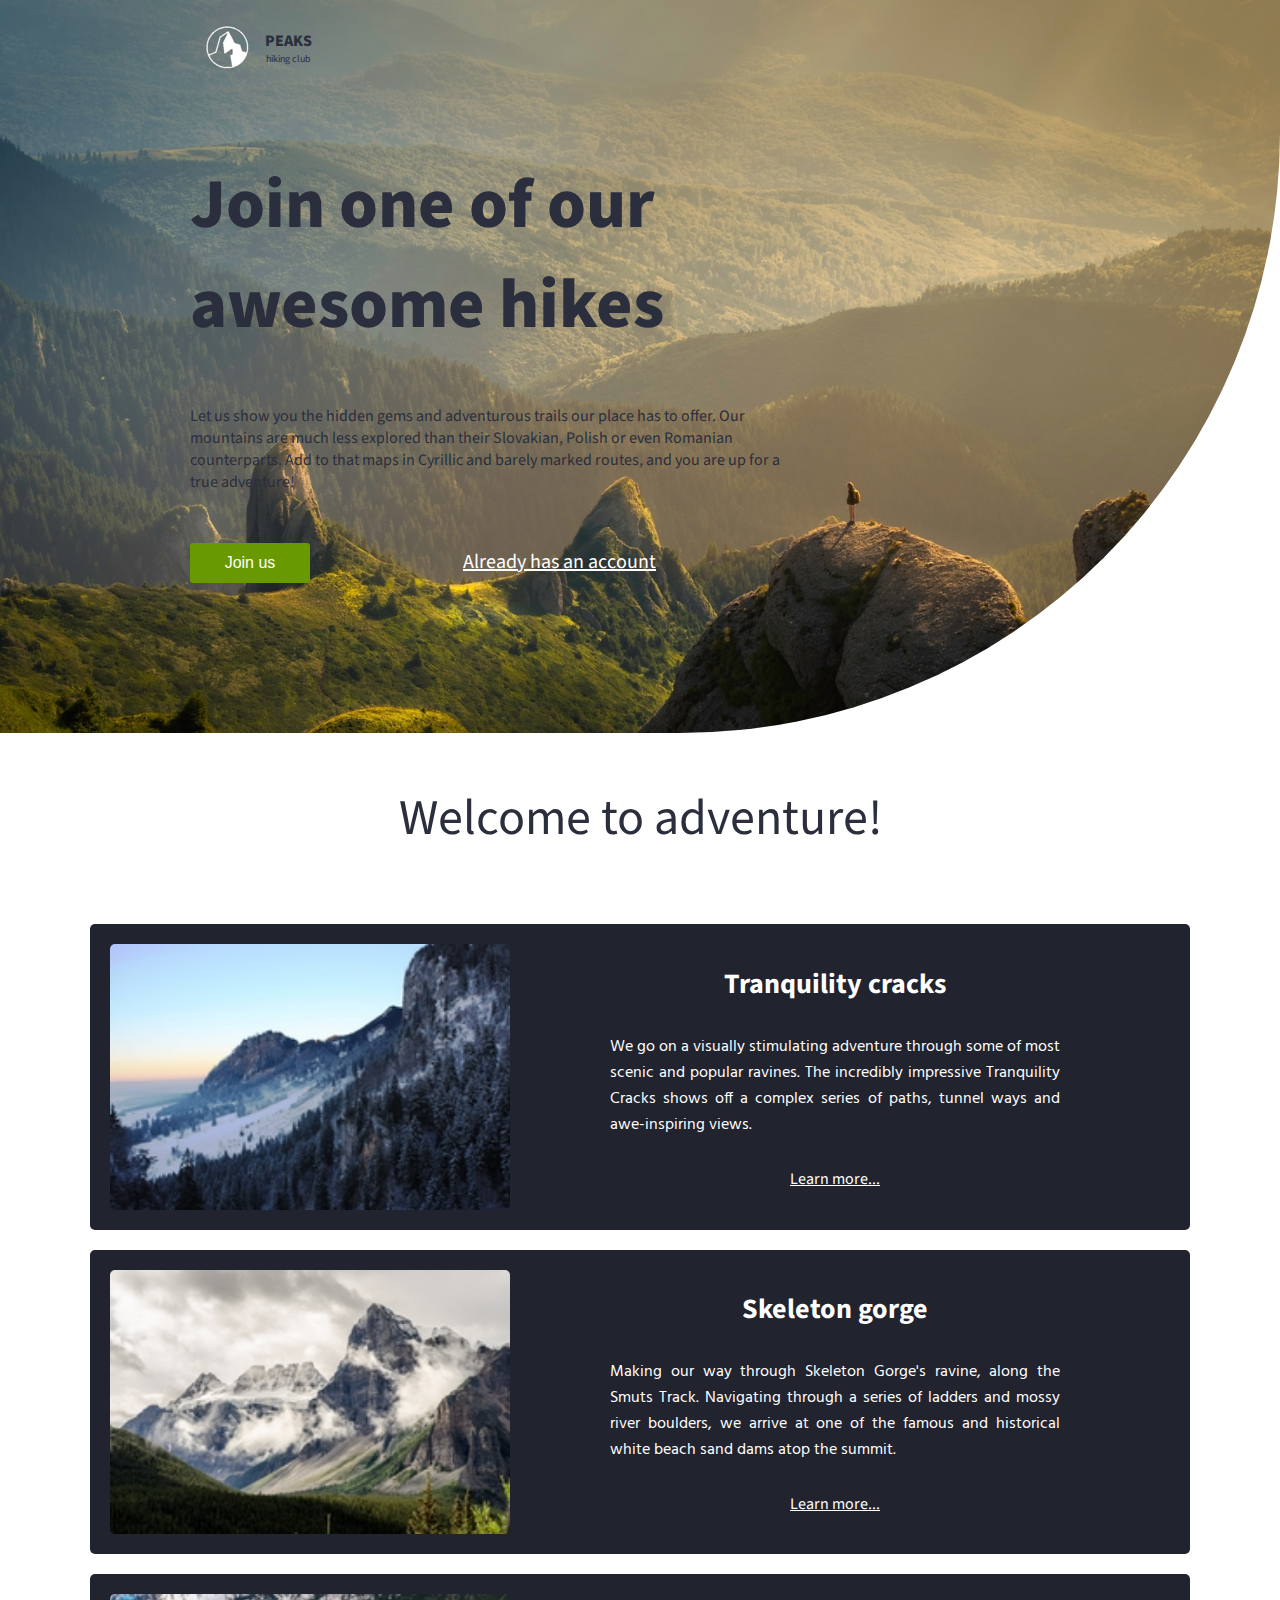
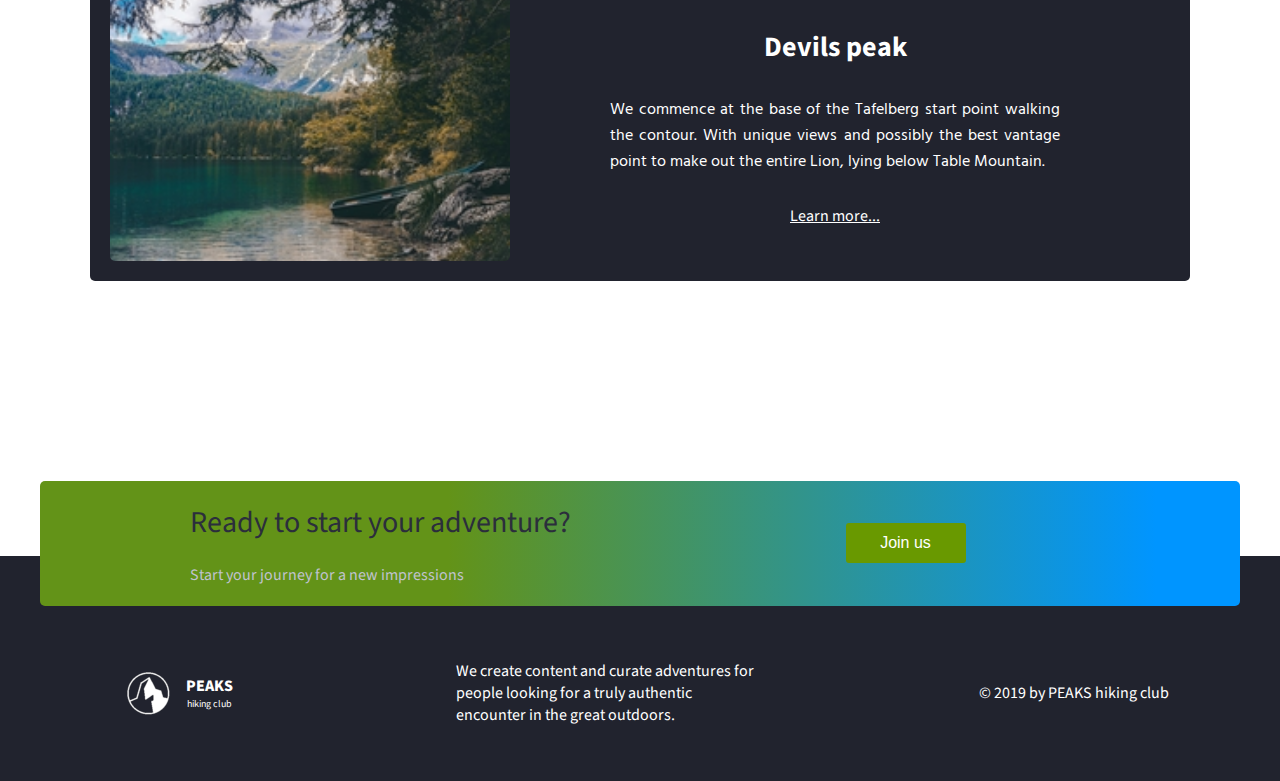
<file: preProc/proj/index.html>
<!DOCTYPE html>
<html lang="en">

<head>
    <meta charset="UTF-8">
    <meta name="viewport" content="width=device-width, initial-scale=1.0">
    <meta http-equiv="X-UA-Compatible" content="ie=edge">
    <link href="https://fonts.googleapis.com/css?family=Hind:400,600%7CSource+Sans+Pro:400,600,700%7CFresca"
          rel="stylesheet"/>

    <!-- Styles should be switched here: -->

        <link rel="stylesheet" type="text/css" href="css/style1.css">
<!--    <link rel="stylesheet" type="text/css" href="css/style2.css">-->

    <title>PEAKS hiking club</title>
</head>

<body>
<header class="header">
    <div class="header-wrap">
        <div class="landing-logo">
            <img src="img/m-logo.png" alt="logo"/>
            <p>PEAKS<span>hiking club</span></p>
        </div>
        <p class="header_heading">
            Join one of our awesome hikes
        </p>
        <p class="header_text">
            Let us show you the hidden gems and adventurous trails our place has to offer.
            Our mountains are much less explored than their Slovakian,
            Polish or even Romanian counterparts. Add to that maps in Cyrillic and barely marked routes,
            and you are up for a true adventure!
        </p>
        <div>
            <button class="header_button">Join us</button>
            <a href="#" class="login">Already has an account</a>
        </div>
    </div>
</header>
<main class="section">
    <p class="section_text">
        Welcome to adventure!
    </p>
    <div class="section_card_wrap">
        <div class="section_card">
            <img class="section_card_img"
                 src="img/m-1.jpg"
                 alt="experts"/>
            <div class="section_card_right_container">
                <p class="section_card_heading">
                    Tranquility cracks
                </p>
                <p class="section_card_text">
                    We go on a visually stimulating adventure through some of most scenic and popular ravines.
                    The incredibly impressive Tranquility Cracks shows off a complex series of paths, tunnel ways and
                    awe-inspiring views.
                </p>
                <a href="#" class="section_link">Learn more...</a>
            </div>
        </div>
        <div class="section_card">
            <img class="section_card_img"
                 src="img/m-2.jpg"
                 alt="content formats"/>
            <div class="section_card_right_container">
                <p class="section_card_heading">
                    Skeleton gorge
                </p>
                <p class="section_card_text">
                    Making our way through Skeleton Gorge's ravine, along the Smuts Track.
                    Navigating through a series of ladders and mossy river boulders, we arrive at one of the famous and
                    historical white beach sand dams atop the summit.
                </p>
                <a href="#" class="section_link">Learn more...</a>
            </div>
        </div>
        <div class="section_card">
            <img class="section_card_img"
                 src="img/m-3.jpg"
                 alt="certificate"/>
            <div class="section_card_right_container">
                <p class="section_card_heading">
                    Devils peak
                </p>
                <p class="section_card_text">
                    We commence at the base of the Tafelberg start point walking the contour.
                    With unique views and possibly the best vantage point to make out the entire Lion, lying below Table
                    Mountain.
                </p>
                <a href="#" class="section_link">Learn more...</a>
            </div>
        </div>
    </div>
    <div class="section_banner">
        <div class="section_banner_text_wrap">
            <p class="section_banner_heading">
                Ready to start your adventure?
            </p>
            <p class="section_banner_text">
                Start your journey for a new impressions
            </p>
        </div>
        <button class="section_banner_button">Join us</button>
    </div>
</main>
<footer class="footer">
    <div class="footer-wrap">
        <div class="footer_logo landing-logo">
            <img src="img/m-logo.png" alt="logo"/>
            <p>PEAKS<span>hiking club</span></p>
        </div>
        <p class="footer_text">
            We create content and curate adventures for people looking for a truly authentic encounter in the great
            outdoors.
        </p>
        <span class="footer-cr">
          &copy; 2019 by PEAKS hiking club
        </span>
    </div>
</footer>
</body>

</html>
</file>
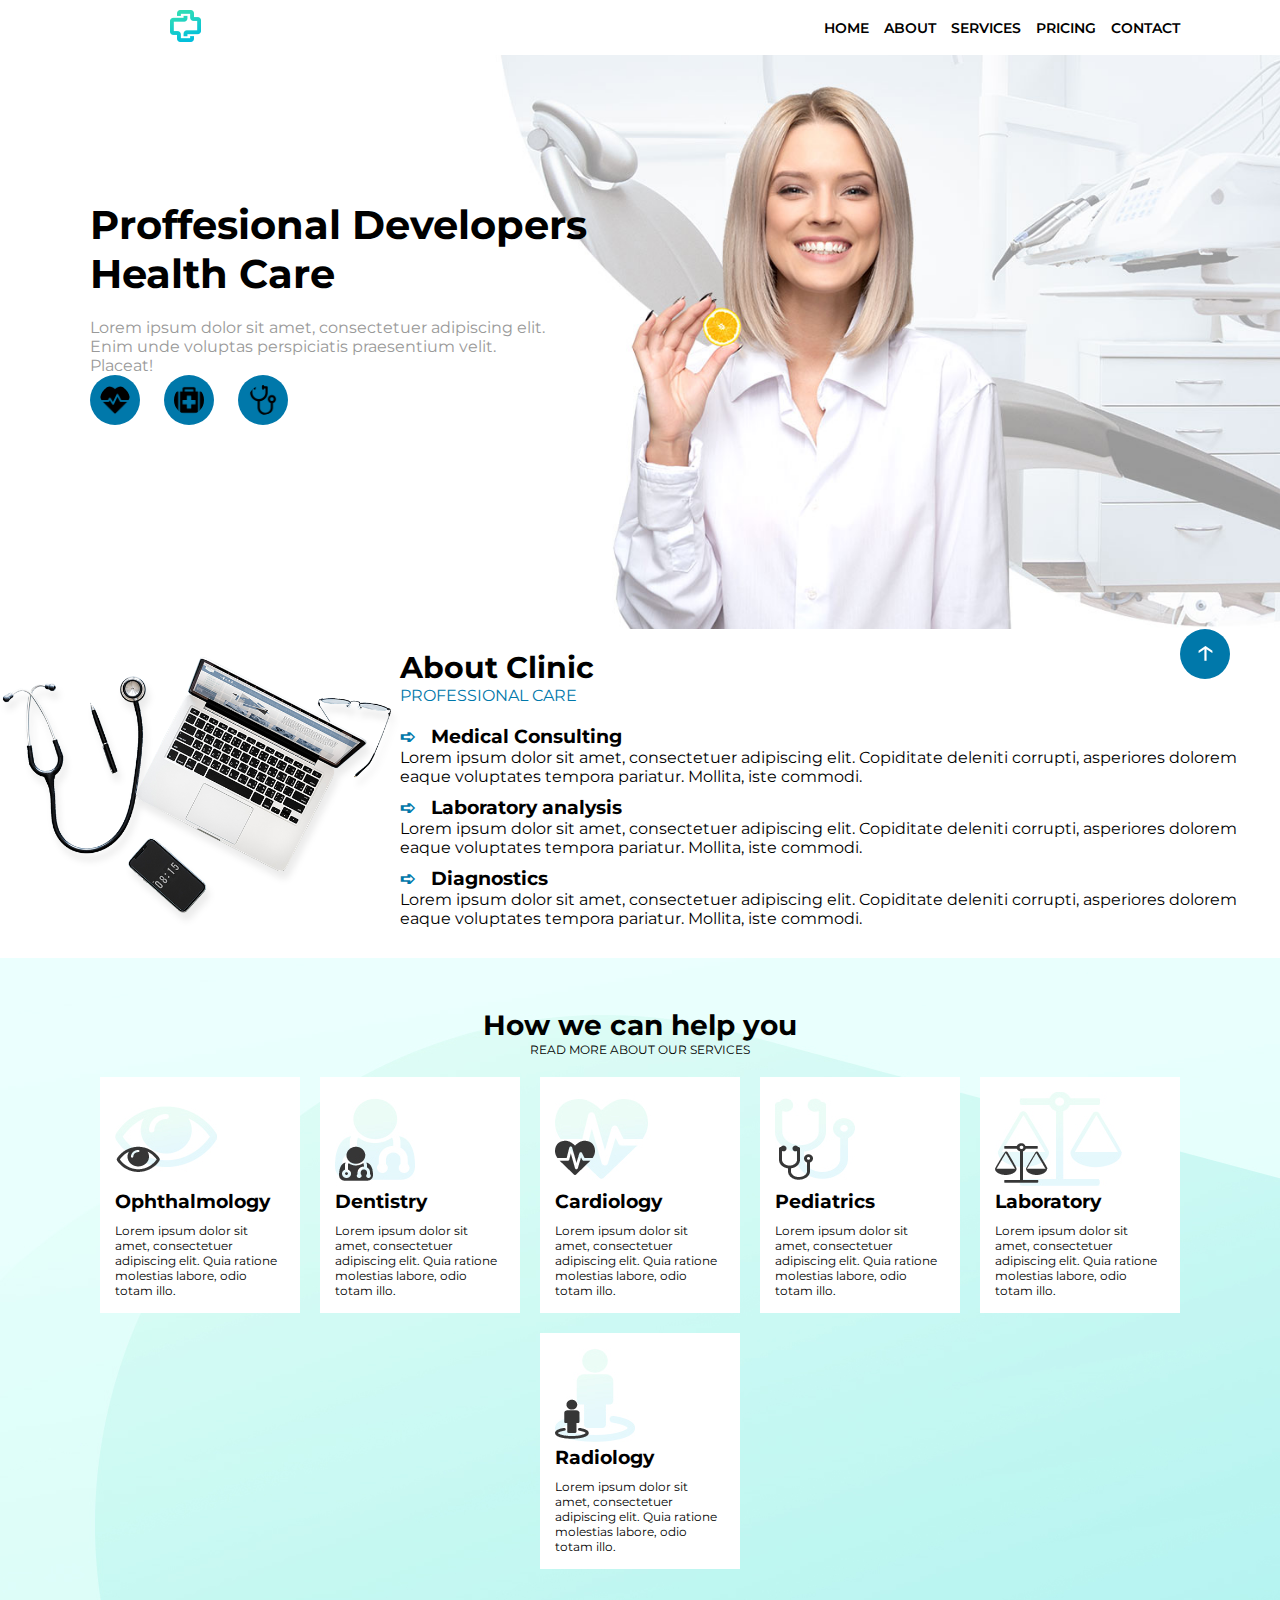
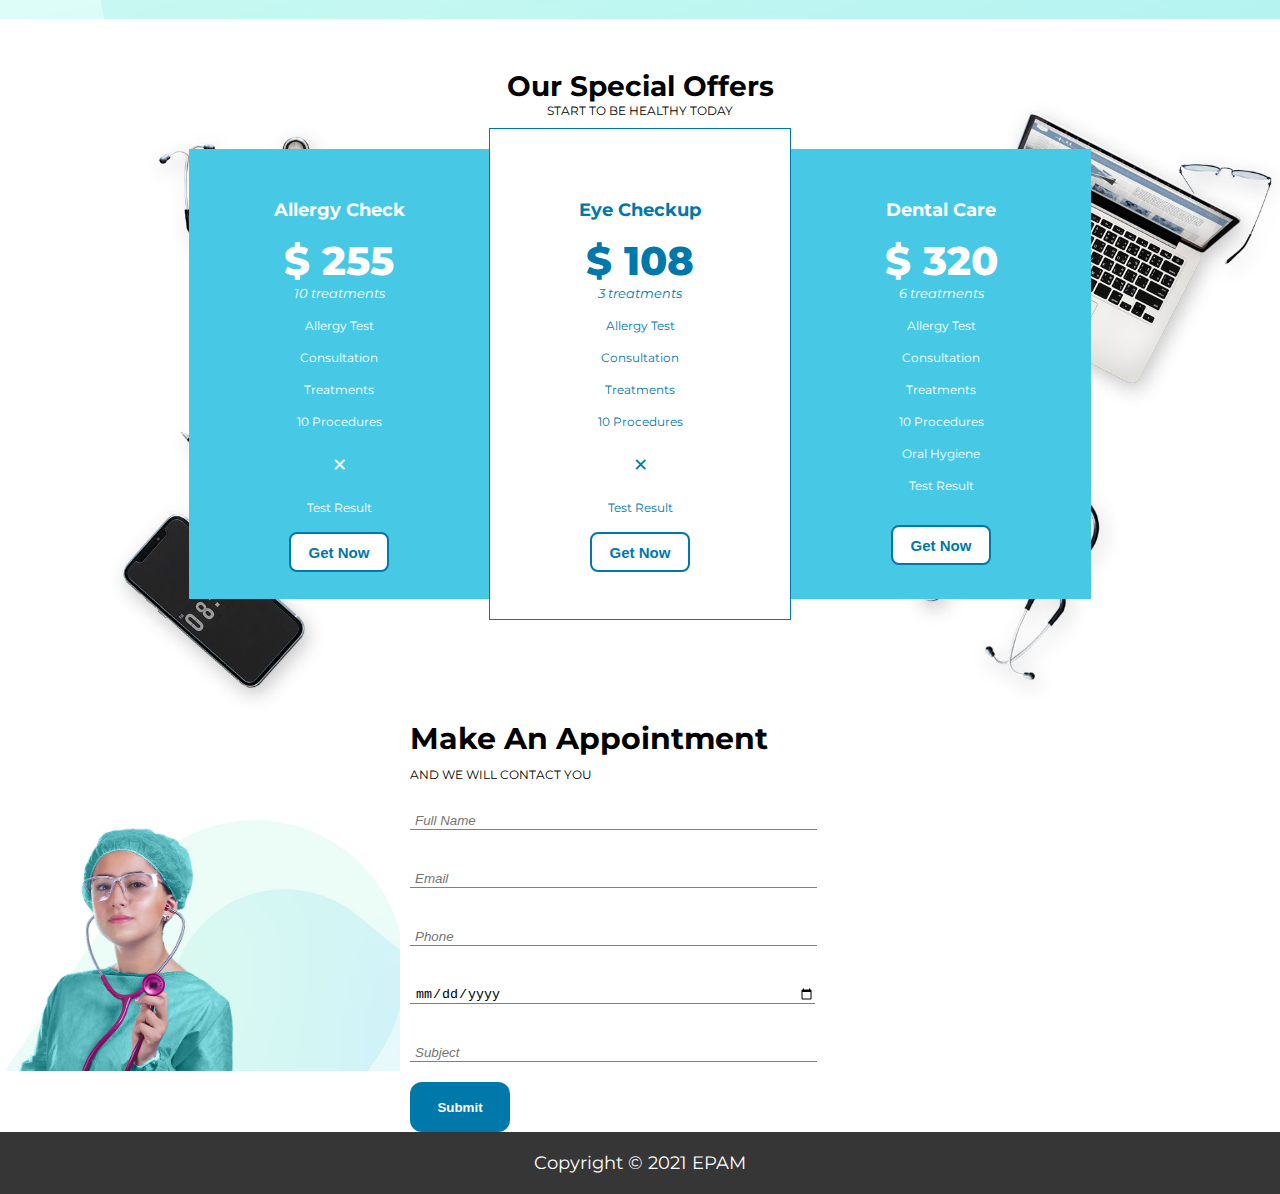
<file: Responsiv/proj/index.html>
<!DOCTYPE html>
<html lang="en">
<head>
    <meta charset="UTF-8">
    <meta http-equiv="X-UA-Compatible" content="IE=edge">
    <meta name="viewport" content="width=device-width, initial-scale=1.0">
    <link
            href="https://fonts.googleapis.com/css2?family=Montserrat:wght@400;500;700&display=swap"
            rel="stylesheet"
    />

    <link rel="stylesheet" href="css/style.css"/>
    <title>Responsive</title>
</head>
<body>
<!-- Your code here! Good luck! -->
<header id="home">
    <div class="container">
        <nav class="header-nav">
            <a class="header-logo" href="#home"><img src="img/logo.png" alt="logo"></a>
            <ul class="header-menu">
                <li>
                    <a href="#home">Home</a>
                </li>
                <li>
                    <a href="#about">About</a>
                </li>
                <li>
                    <a href="#services">Services</a>
                </li>
                <li>
                    <a href="#pricing">Pricing</a>
                </li>
                <li>
                    <a href="#contact">Contact</a>
                </li>
            </ul>
        </nav>
    </div>

    <div class="header-main">
        <div class="container">
            <div class="header-main-text">
                <h1 class="header-main-text-header">Proffesional Developers Health Care</h1>
                <p>Lorem ipsum dolor sit amet, consectetuer adipiscing elit.<br> Enim unde voluptas
                    perspiciatis praesentium velit.<br> Placeat!</p>
            </div>
            <div class="header-main-links">
                <a href="#"><img class="header-main-links-img" src="img/cardiogram.png" alt="link1"></a>
                <a href="#"><img class="header-main-links-img" src="img/medical-kit.png" alt="link2"></a>
                <a href="#"><img class="header-main-links-img" src="img/stethoscope.png" alt="link3"></a>
            </div>
        </div>
    </div>
</header>

<main id="about">
    <div>
        <a href="#home" class="fixed-arrow">&#8593;</a>
    </div>
    <section class="about-clinic">
        <div class="about-clinic-pictures">
            <img src="img/tools.png" alt="tools">
        </div>
        <div class="about-clinic-text">
            <h2 class="about-clinic-text-header">About Clinic</h2>
            <p class="about-clinic-text-sub-header">Professional care</p>

            <div class="about-clinic-item">
                <h3><span>&#10154;</span> Medical Consulting</h3>
                <p>Lorem ipsum dolor sit amet, consectetuer adipiscing elit.
                    Copiditate deleniti corrupti, asperiores dolorem eaque voluptates tempora pariatur.
                    Mollita, iste commodi.</p>
            </div>
            <div class="about-clinic-item">
                <h3><span>&#10154;</span> Laboratory analysis</h3>
                <p>Lorem ipsum dolor sit amet, consectetuer adipiscing elit.
                    Copiditate deleniti corrupti, asperiores dolorem eaque voluptates tempora pariatur.
                    Mollita, iste commodi.</p>
            </div>
            <div class="about-clinic-item">
                <h3><span>&#10154;</span> Diagnostics</h3>
                <p>Lorem ipsum dolor sit amet, consectetuer adipiscing elit.
                    Copiditate deleniti corrupti, asperiores dolorem eaque voluptates tempora pariatur.
                    Mollita, iste commodi.</p>
            </div>
        </div>
    </section>
    <section id="services" class="services">
        <div class="container">
            <h2 class="services-header">How we can help you</h2>
            <p class="services-sub-header">Read more about our services</p>
            <div class="services-block">
                <div class="services-block-item">
                    <div class="services-block-item-content">
                        <img src="img/icons/oftalmology.jpg" alt="pict6">
                        <h3>Ophthalmology</h3>
                        <p>Lorem ipsum dolor sit amet, consectetuer adipiscing elit. Quia ratione molestias labore,
                            odio totam illo.</p>
                    </div>
                </div>
                <div class="services-block-item">
                    <div class="services-block-item-content">
                        <img src="img/icons/dentistry.jpg" alt="pict5">
                        <h3>Dentistry</h3>
                        <p>Lorem ipsum dolor sit amet, consectetuer adipiscing elit. Quia ratione molestias labore,
                            odio totam illo.</p>
                    </div>
                </div>
                <div class="services-block-item">
                    <div class="services-block-item-content">
                        <img src="img/icons/cardiolofy.jpg" alt="pict4">
                        <h3>Cardiology</h3>
                        <p>Lorem ipsum dolor sit amet, consectetuer adipiscing elit. Quia ratione molestias labore,
                            odio totam illo.</p>
                    </div>
                </div>
                <div class="services-block-item">
                    <div class="services-block-item-content">
                        <img src="img/icons/pediatrics.jpg" alt="pict3">
                        <h3>Pediatrics</h3>
                        <p>Lorem ipsum dolor sit amet, consectetuer adipiscing elit. Quia ratione molestias labore,
                            odio totam illo.</p>
                    </div>
                </div>
                <div class="services-block-item">
                    <div class="services-block-item-content">
                        <img src="img/icons/laboratory.jpg" alt="pict2">
                        <h3>Laboratory</h3>
                        <p>Lorem ipsum dolor sit amet, consectetuer adipiscing elit. Quia ratione molestias labore,
                            odio totam illo.</p>
                    </div>
                </div>
                <div class="services-block-item">
                    <div class="services-block-item-content">
                        <img src="img/icons/radiology.jpg" alt="pict1">
                        <h3>Radiology</h3>
                        <p>Lorem ipsum dolor sit amet, consectetuer adipiscing elit. Quia ratione molestias labore,
                            odio totam illo.</p>
                    </div>
                </div>
            </div>
        </div>
    </section>


    <section id="pricing" class="offers">
        <div class="container">
            <h2 class="services-header">Our Special Offers</h2>
            <p class="services-sub-header">Start to be healthy today</p>

            <div class="offers-block">


                <div class="offers-block-item">
                    <div class="offers-block-item-contact">
                        <h3 class="offers-block-item-header">Allergy Check</h3>
                        <span class="offers-block-item-price">$ 255</span>
                        <p class="offers-block-item-sub-header">10 treatments</p>

                        <div class="offers-block-item-paragraph">
                            <p>Allergy Test</p>
                            <p>Consultation</p>
                            <p>Treatments</p>
                            <p>10 Procedures</p>
                            <span>&#215;</span>
                            <p>Test Result</p>
                        </div>
                    </div>

                    <button class="offers-block-item-btn">Get Now</button>
                </div>


                <div class="offers-block-item extra-item">
                    <div class="offers-block-item-contact extra-color">
                        <h3 class="offers-block-item-header">Eye Checkup</h3>
                        <span class="offers-block-item-price">$ 108</span>
                        <p class="offers-block-item-sub-header">3 treatments</p>

                        <div class="offers-block-item-paragraph">
                            <p>Allergy Test</p>
                            <p>Consultation</p>
                            <p>Treatments</p>
                            <p>10 Procedures</p>
                            <span>&#215;</span>
                            <p>Test Result</p>
                        </div>
                        <button class="offers-block-item-btn">Get Now</button>
                    </div>
                </div>
                <div class="offers-block-item">
                    <div class="offers-block-item-contact">
                        <h3 class="offers-block-item-header">Dental Care</h3>
                        <span class="offers-block-item-price">$ 320</span>
                        <p class="offers-block-item-sub-header">6 treatments</p>

                        <div class="offers-block-item-paragraph">
                            <p>Allergy Test</p>
                            <p>Consultation</p>
                            <p>Treatments</p>
                            <p>10 Procedures</p>
                            <p>Oral Hygiene</p>
                            <p>Test Result</p>
                        </div>
                        <button class="offers-block-item-btn padd-plus">Get Now</button>
                    </div>
                </div>

            </div>
        </div>
    </section>

    <section id="contact" class="contact">
        <div class="contact-img">
            <img class="contact-img" src="img/contact_image.jpg" alt="contact">
        </div>
        <div>
            <h2 class="contact-header">Make An Appointment</h2>
            <p class="contact-sub-header">And we will contact you</p>
            <form>
                <input class="contact-input" type="text" placeholder="Full Name"><br>
                <input class="contact-input" type="email" placeholder="Email"><br>
                <input class="contact-input" type="tel" placeholder="Phone"><br>

                <input class="contact-input" type="date"><br>


                <input class="contact-input" list="subjects" placeholder="Subject">
                <datalist id="subjects">
                    <option value="Laboratory">
                    <option value="Radiology">
                </datalist>

                <br>
                <button class="contact-btn">Submit</button>
            </form>
        </div>
    </section>

</main>
<footer class="footer">
    <p>Copyright &copy; 2021 EPAM</p>
</footer>

</body>
</html>
</file>
<file: bootstrap/css/style.css>
/*Your code goes here*/

body {
    font-family: "Roboto", sans-serif !important;

}

.bg-orange {
    background-color: orangered !important;
}

.font-size-14{
    font-size: 14px;
}

.font-size-18 {
    font-size: 18px;
}
</file>
<file: Layout/proj/css/style.css>
h1,
h2,
h3,
h4,
h5,
h6,
p,
body {
    margin: 0;
    padding: 0;
    font-family: "Open Sans";
}

ul li {
    list-style: none;
}

a {
    text-decoration: none;
}

.container {
    max-width: 1300px;
    margin: 0 auto;
}

.header {
    background: url("../img/apples.jpg") no-repeat center / cover;
    padding-top: 20px;
    padding-bottom: 200px;

}

.header-nav {
    display: flex;
    align-items: center;
}

.header-menu {
    display: flex;
    margin-left: auto;
}

.header-logo {
    text-transform: uppercase;
    color: white;
    font-size: 16px;
}

.header-menu li a {
    color: white;
    font-size: 16px;
    letter-spacing: 0px;
    margin-left: 50px;

}

.header-main {
    text-align: center;
    margin-top: 150px;
}

.header-main-header {
    letter-spacing: 4px;
    text-transform: uppercase;
    color: white;
    font-size: 50px;
    font-weight: normal;
}

.header-main-header span {
    font-size: 80px
}

.header-main-sub-text {
    font-size: 14px;
    font-weight: normal;
    color: white;
}

.header-main-btn {
    margin-top: 150px;
    width: 200px;
    height: 50px;
    color: white;
    background-color: rgba(28, 28, 28, 0.5);
    border: 2px solid white;
    outline: none;
    cursor: pointer;
}

/*2*/

.main-text {
    display: flex;
    align-items: center;
    margin: 100px 0;
}

.main-text-first {
    font-size: 20px;
    width: 35%;
}

.main-text-first strong {
    font-weight: 900;

}

.main-text-second {
    font-size: 14px;
    width: 50%;
    margin-left: 200px;
}

/*3*/

.main-picture-header {
    font-size: 25px;
    font-weight: normal;
    padding: 100px 0;
}

.main-picture {
    background: lightgray;
    padding-bottom: 10px;
    text-align: center;
}

.main-picture-block {
    display: flex;
    align-items: center;
    justify-content: space-between;
    margin: 20px;
}

.main-picture-block-img {
    margin: 0 20px;
    position: relative;

}

.main-picture-block-btn {
    margin: 10px;
    position: absolute;
    top: 0;
    right: 0;
    font-size: 15px;
    padding: 8px;
    color: white;
    background-color: rgba(28, 28, 28, 0.5);
    border: 2px solid white;
    outline: none;
    cursor: pointer;

}

.main-picture-block-img-title {
    position: absolute;
    left: 0;
    bottom: 0;
    margin: 20px;
    color: white;
}

.main-form {
    background: white;
    margin: 50px 0;
    padding: 50px 0;
}

.main-form-label {
    margin-right: 10px;
    font-size: 23px;
}

.main-form-input {
    height: 50px;
    width: 780px;
    background: lightgray;
    border: 1px solid black;
    outline: none;
    color: black;
    padding-left: 20px;


}

.main-form-input::placeholder {
    color: black;
}

.main-form-btn {
    height: 54px;
    width: 100px;
    margin: -5px;
    border: none;
    background: black;
    color: white;
    outline: none;
}

.footer-main-block {
    display: flex;
    justify-content: space-between;
    margin: 80px 0;
}


.footer-main-block-item-header {
    margin-bottom: 15px;
}

.footer-main-block-item {
    width: 20%;
    margin: 0 20px;
}

.footer-main-block-item-text {
    font-size: 12px;
    color: grey;
}

.footer-main-block-item-extra {
    width: 22%;
}

.footer-input {
    padding: 0;
    font-size: 10px;
    height: 25px;
    width: 115px;
}

.footer-input::placeholder {
    padding: 0;
}

.footer-btn {
    font-size: 10px;
    height: 28px;
    width: auto;
}

.footer-small {
    display: flex;
    align-items: center;
}

.footer-small a {
    color: grey;
}

.footer-menu {
    display: flex;
    margin-left: auto;
    float: right;
}

.footer-menu a {
    color: black;
}

.footer-menu li a {
    margin-left: 15px;
}
</file>
<file: preProc/proj/css/style1.css>
body {
  margin: 0;
  padding: 0;
  background-color: white;
  font-family: "Source Sans Pro", sans-serif; }

h1,
h2,
h3,
h4,
h5,
h6,
p {
  margin: 0;
  padding: 0; }

.header_heading::selection, .section_text::selection, .section_banner_heading::selection {
  background: #15A0C8; }

.landing-logo {
  display: flex;
  align-items: center;
  color: #2B2E3C;
  text-align: center;
  font-weight: 800; }
  .landing-logo img {
    margin: 15px; }
  .landing-logo span {
    display: block;
    font-size: 10px;
    font-weight: normal; }

.header {
  background: url("../img/m-h-day.jpg") no-repeat center/cover;
  border-radius: 0 0 600px 0; }

.header-wrap {
  margin-left: 190px;
  padding-top: 10px; }

.header_heading {
  font-family: "Source Sans Pro", sans-serif;
  margin-top: 70px;
  font-size: 70px;
  max-width: 500px;
  color: #2B2E3C;
  font-weight: 800; }

.header_text {
  max-width: 600px;
  margin: 50px 0;
  color: #2B2E3C; }

.header_button {
  background: #699900;
  color: white;
  font-size: 16px;
  border-radius: 3px;
  width: 120px;
  height: 40px;
  border: none;
  outline: none;
  cursor: pointer;
  margin-bottom: 150px; }

.login {
  font-family: "Source Sans Pro", sans-serif;
  color: white;
  margin-left: 150px;
  font-size: 20px; }

.section {
  background: white;
  text-align: center;
  font-family: "Source Sans Pro", sans-serif; }

.section_text {
  padding: 50px 0;
  text-align: center;
  font-size: 50px;
  color: #2B2E3C; }

.section_card {
  display: flex;
  max-width: 1100px;
  margin: 20px auto;
  background: #21232e;
  align-items: center;
  border-radius: 5px; }

.section_card_img {
  width: 400px;
  border-radius: 5px;
  margin: 20px; }

.section_card_right_container {
  width: 450px;
  margin-left: 80px; }

.section_card_heading {
  margin-bottom: 30px;
  font-size: 28px;
  font-weight: bold;
  color: white; }

.section_card_text {
  font-family: "Hind", sans-serif;
  text-align: justify;
  color: white;
  margin-bottom: 30px; }

.section_link {
  font-family: "Source Sans Pro", sans-serif;
  color: white; }

.section_banner {
  display: flex;
  width: 1200px;
  margin: 0 auto;
  margin-top: 200px;
  align-items: center;
  border-radius: 5px;
  background: #639318;
  background: linear-gradient(90deg, #639318 34%, #0095ff 93%);
  position: relative; }

.section_banner_text_wrap {
  max-width: 50%; }

.section_banner_heading {
  font-size: 30px;
  color: #2B2E3C;
  margin-top: 20px;
  margin-left: 150px;
  padding: 0; }

.section_banner_text {
  color: #C0C3CE;
  padding: 20px 0;
  text-align: start;
  margin-left: 150px; }

.section_banner_button {
  background: #699900;
  color: white;
  font-size: 16px;
  border-radius: 3px;
  width: 120px;
  height: 40px;
  border: none;
  outline: none;
  cursor: pointer;
  margin: 0 auto; }

.footer {
  background-color: #21232e;
  margin-top: -50px; }

.footer-wrap {
  padding-top: 100px;
  display: flex;
  align-items: center;
  margin: 0 auto;
  padding-bottom: 50px; }

.footer_logo {
  color: white;
  margin: 0 auto; }

.footer_text {
  max-width: 300px;
  color: white;
  margin: 0 auto; }

.footer-cr {
  color: white;
  margin: 0 auto; }
</file>
<file: preProc/proj/css/style2.css>
body {
  margin: 0;
  padding: 0;
  background-color: #21232E;
  font-family: "Fresca", sans-serif; }

h1,
h2,
h3,
h4,
h5,
h6,
p {
  margin: 0;
  padding: 0; }

.header_heading::selection, .section_text::selection, .section_banner_heading::selection {
  background: #FF4E33; }

.landing-logo {
  display: flex;
  align-items: center;
  color: #FFFFFF;
  text-align: center;
  font-weight: 800; }
  .landing-logo img {
    margin: 15px; }
  .landing-logo span {
    display: block;
    font-size: 10px;
    font-weight: normal; }

.header {
  background: url("../img/m-h-night.jpg") no-repeat center/cover;
  border-radius: 0 0 600px 0; }

.header-wrap {
  margin-left: 190px;
  padding-top: 10px; }

.header_heading {
  font-family: "Source Sans Pro", sans-serif;
  margin-top: 70px;
  font-size: 70px;
  max-width: 500px;
  color: #FFFFFF;
  font-weight: 800; }

.header_text {
  max-width: 600px;
  margin: 50px 0;
  color: #FFFFFF; }

.header_button {
  background: #E3AC02;
  color: white;
  font-size: 16px;
  border-radius: 3px;
  width: 120px;
  height: 40px;
  border: none;
  outline: none;
  cursor: pointer;
  margin-bottom: 150px; }

.login {
  font-family: "Source Sans Pro", sans-serif;
  color: white;
  margin-left: 150px;
  font-size: 20px; }

.section {
  background: #21232E;
  text-align: center;
  font-family: "Source Sans Pro", sans-serif; }

.section_text {
  padding: 50px 0;
  text-align: center;
  font-size: 50px;
  color: #FFFFFF; }

.section_card {
  display: flex;
  max-width: 1100px;
  margin: 20px auto;
  background: #3B3E50;
  align-items: center;
  border-radius: 5px; }

.section_card_img {
  width: 400px;
  border-radius: 5px;
  margin: 20px; }

.section_card_right_container {
  width: 450px;
  margin-left: 80px; }

.section_card_heading {
  margin-bottom: 30px;
  font-size: 28px;
  font-weight: bold;
  color: white; }

.section_card_text {
  font-family: "Fresca", sans-serif;
  text-align: justify;
  color: white;
  margin-bottom: 30px; }

.section_link {
  font-family: "Source Sans Pro", sans-serif;
  color: white; }

.section_banner {
  display: flex;
  width: 1200px;
  margin: 0 auto;
  margin-top: 200px;
  align-items: center;
  border-radius: 5px;
  background: #db9e09;
  background: linear-gradient(90deg, #db9e09 34%, #922c52 93%);
  position: relative; }

.section_banner_text_wrap {
  max-width: 50%; }

.section_banner_heading {
  font-size: 30px;
  color: #FFFFFF;
  margin-top: 20px;
  margin-left: 150px;
  padding: 0; }

.section_banner_text {
  color: #C0C3CE;
  padding: 20px 0;
  text-align: start;
  margin-left: 150px; }

.section_banner_button {
  background: #E3AC02;
  color: white;
  font-size: 16px;
  border-radius: 3px;
  width: 120px;
  height: 40px;
  border: none;
  outline: none;
  cursor: pointer;
  margin: 0 auto; }

.footer {
  background-color: #3B4050;
  margin-top: -50px; }

.footer-wrap {
  padding-top: 100px;
  display: flex;
  align-items: center;
  margin: 0 auto;
  padding-bottom: 50px; }

.footer_logo {
  color: white;
  margin: 0 auto; }

.footer_text {
  max-width: 300px;
  color: white;
  margin: 0 auto; }

.footer-cr {
  color: white;
  margin: 0 auto; }
</file>
<file: Responsiv/proj/css/style.css>
@media screen and (max-width: 767px) {

    .container {
        max-width: 768px;
        padding: 0 10px;
    }

    .header-logo {
        flex-basis: 100%;
        text-align: center;

    }

    .header-menu {
        margin: 0 auto;
    }

    .header-main {
        text-align: center;
    }

    .about-clinic {
        display: flex;
        flex-wrap: wrap;
    }

    .services-block-item {
        min-width: 90%;

    }

    .offers-block {
        flex-wrap: wrap;
    }

    .offers-block-item {
        flex-basis: 60%;
        margin: 10px 0;
    }

    .contact {
        text-align: center;
        justify-content: center;
        flex-wrap: wrap;
    }

    .about-clinic {
        text-align: center;
    }

}

@media screen and (min-width: 768px) and (max-width: 1280px) {

    .container {
        max-width: 1280px;
    }

    .about-clinic-pictures img {
        width: 400px;
    }

    .services-block-item {
        width: 200px;
    }

    .contact-img {
        width: 400px;
    }


}


html {
    scroll-behavior: smooth;
}

body {
    font-family: 'Montserrat', sans-serif;
    padding: 0;
    margin: 0;
}

h1,
h2,
h3,
h4,
h5,
h6,
p {
    padding: 0;
    margin: 0;
}


ul li {
    list-style: none;
}

a {
    text-decoration: none;
}


.container {
    max-width: 1100px;
    margin: 0 auto;
}

.header-nav {
    display: flex;
    flex-wrap: wrap;
    align-items: center;
    justify-content: space-between;
    padding: 2px 0;
    background: white;
    position: fixed;
    top: 0;
    left: 0;
    width: 100%;

}

.header-logo {
    padding-left: 170px;
}

.header-menu {
    display: flex;
    padding-right: 100px;

}

.header-menu li {
    margin-left: 15px;
}

.header-menu li a {
    font-size: 14px;
    font-weight: 600;
    text-transform: uppercase;
    color: black;

}

.header-menu li a:hover {
    color: #0078aa;
}

.header-main-links a img {
    padding: 10px;
    border-radius: 25px;
    text-align: center;
    background-color: #0078aa;
    margin-right: 20px;

}

.header-main-links-img {
    width: 30px;

}

.header-main-links a img:hover {
    background: white;
    border: 1px solid #0078aa;
}

.fixed-arrow {
    position: fixed;
    right: 0;
    margin-right: 50px;
    width: 50px;
    height: 50px;
    border-radius: 25px;
    text-align: center;
    color: white;
    font-size: 35px;
    background-color: #0078aa;
}

.fixed-arrow:hover {
    color: #0078aa;
    background: white;
    border: 1px solid #0078aa;
}

.header-main {
    background: url("../img/lady.jpg") no-repeat center / cover;;
    padding-bottom: 200px;
}


.header-main-text {
    max-width: 570px;
    padding-top: 200px;
}

.header-main-text-header {
    font-size: 40px;
    margin-bottom: 20px;
}

.header-main-text p {
    color: #999999;

}

.about-clinic {
    display: flex;
    align-items: center;
    padding: 20px 0;
}

.about-clinic-pictures img {
    max-width: 800px;
}

.about-clinic-text-header {
    font-size: 30px;
}

.about-clinic-text-sub-header {
    color: #0078aa;
    text-transform: uppercase;
    padding-bottom: 10px;
}

.about-clinic-item {
    margin: 10px 0;
}

.about-clinic-item span {
    color: #0078aa;
    margin-right: 10px;
}


.services {
    background: url("../img/services_bg.jpg");
    padding-bottom: 40px;
}

.services-header {
    text-align: center;
    padding-top: 50px;
    font-size: 28px;
}

.services-sub-header {
    text-align: center;
    text-transform: uppercase;
    font-size: 12px;
    margin-bottom: 10px;

}

.services-block {
    display: flex;
    flex-wrap: wrap;
    justify-content: space-around;

}

.services-block-item {
    max-width: 340px;
    margin: 10px 0;
    background: white;
}

.services-block-item-content {
    margin: 15px;
}

.services-block-item-content p {
    font-size: 12px;
    padding-top: 10px;
}

.offers {
    background: url("../img/pricing_bg.jpg") no-repeat center / cover;
    padding-bottom: 100px;
}

.offers-block {
    display: flex;
    text-align: center;
    justify-content: center;
    align-items: center;
}


.offers-block-item {
    width: 300px;
    background: #47C9E5;
    color: white;
    height: 450px;
    font-size: 14px;

}

.offers-block-item-header {
    margin-top: 50px;
    font-size: 18px;
}

.offers-block-item-price {
    display: block;
    margin-top: 15px;
    font-size: 40px;
    font-weight: 800;
}

.offers-block-item-sub-header {
    font-style: italic;
    font-size: 13px;
}


.extra-item {
    padding: 20px 0;
    display: flex;
    justify-content: center;
    color: #0078aa;
    background: white;
    border: 1px solid #0078aa;

}

.offers-block-item-paragraph {
    font-size: 12px;
    align-items: center;
    margin: 0px auto;
    width: 110px;
}

.offers-block-item-paragraph p {
    margin: 17px 0;
}

.offers-block-item-paragraph span {
    margin: 0;
    padding: 0;
    font-size: 30px;
}


.offers-block-item-btn {
    height: 40px;
    width: 100px;
    font-size: 15px;
    font-weight: 800;
    color: #0078aa;
    background: white;
    border: 2px solid #0078aa;
    border-radius: 8px;
    outline: none;
    cursor: pointer;

}

.padd-plus {
    margin-top: 15px;
}

.offers-block-item-btn:hover {
    background: #0078aa;
    color: white;
}


.contact-img {
    max-width: 1000px;
}

.contact {
    display: flex;
    align-items: center;
}

.contact-header {
    font-size: 30px;
    margin-left: 10px;
}

.contact-sub-header {
    margin: 10px 10px;
    text-transform: uppercase;
    font-size: 12px;
}

.contact-input {
    width: 400px;
    border: none;
    margin: 20px 10px;
    border-bottom: 1px solid grey;
    outline: none;
    padding-left: 5px;

}

.contact-input::placeholder {
    font-style: italic;
}

.contact-btn {
    margin-left: 10px;
    height: 50px;
    width: 100px;
    background: #0078aa;
    color: white;
    font-weight: 800;
    border: none;
    border-radius: 12px;
    outline: none;
}

.contact-btn:hover {
    background: white;
    color: #0078aa;
    border: 2px solid #0078aa;
}

.footer {
    background: #363636;
    text-align: center;
}

.footer p {
    font-size: 18px;
    padding: 20px 0;
    color: white;
    font-style: normal;
}
</file>
